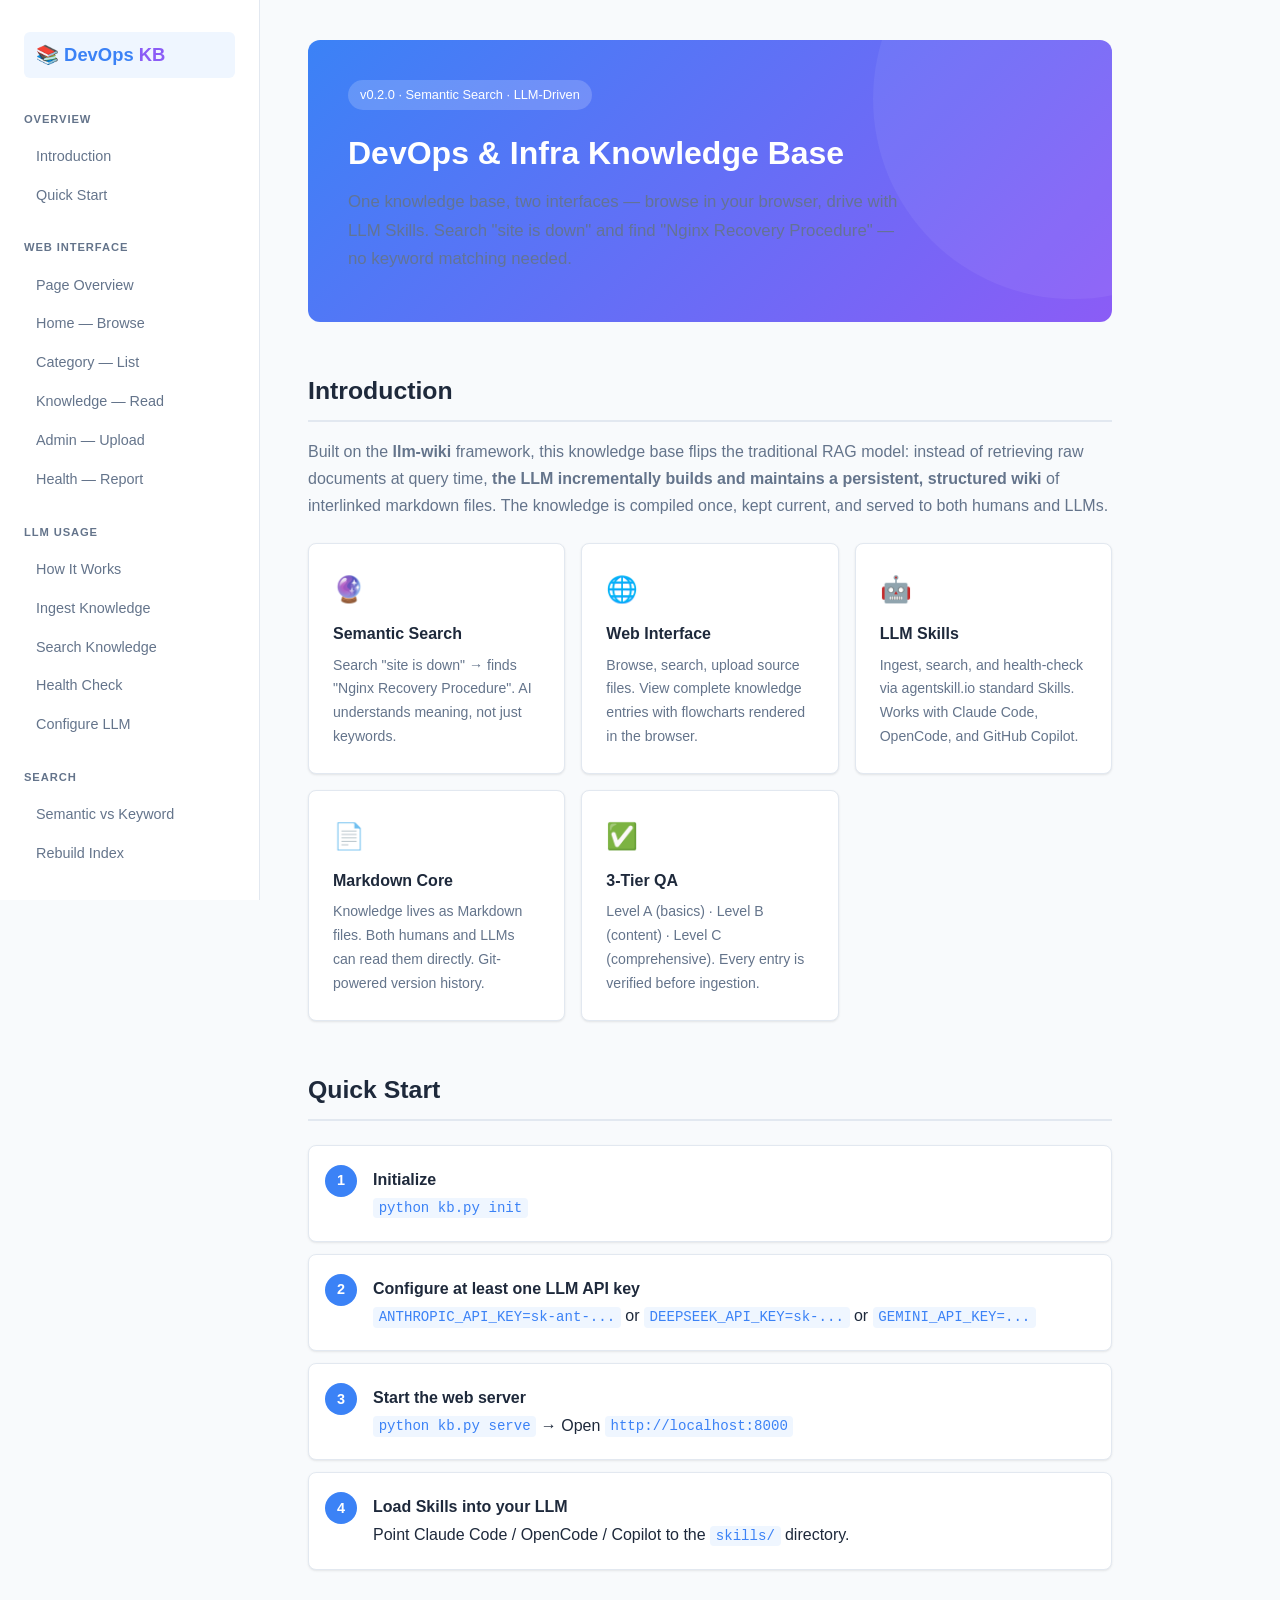
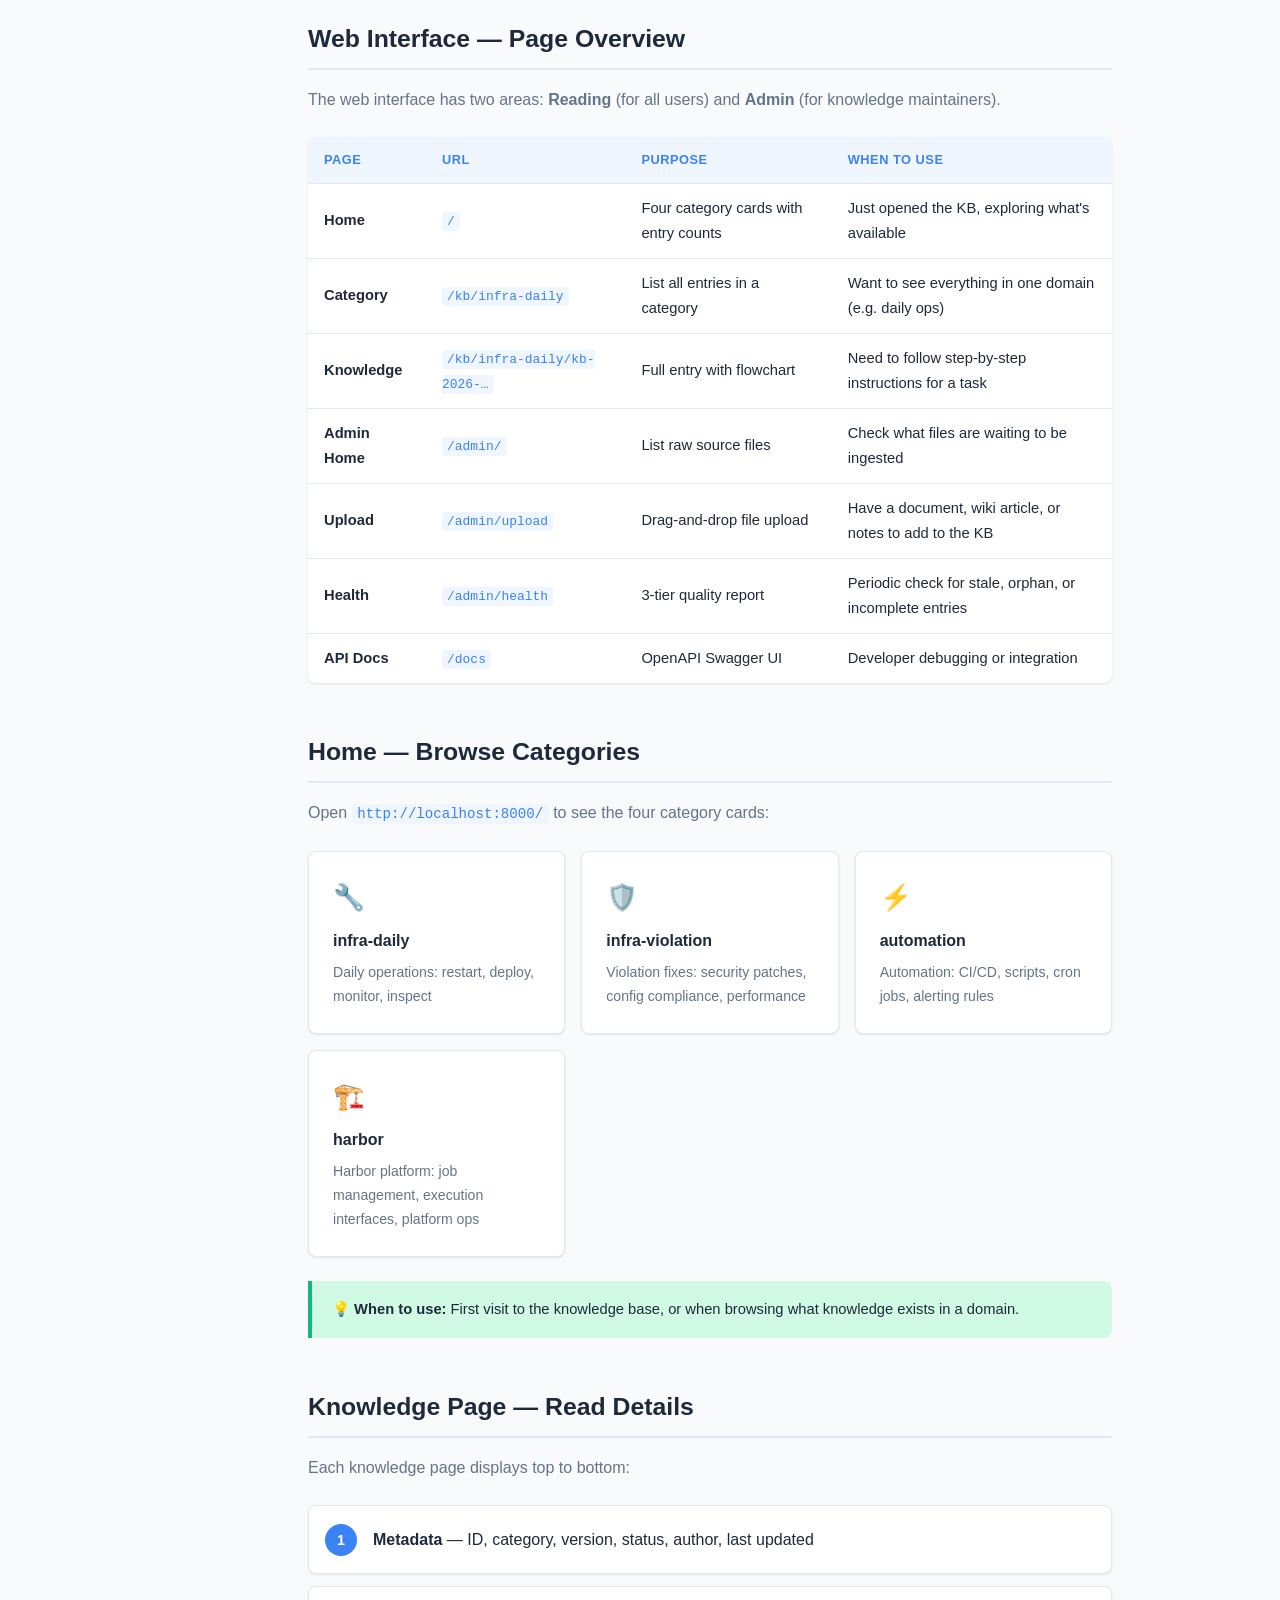
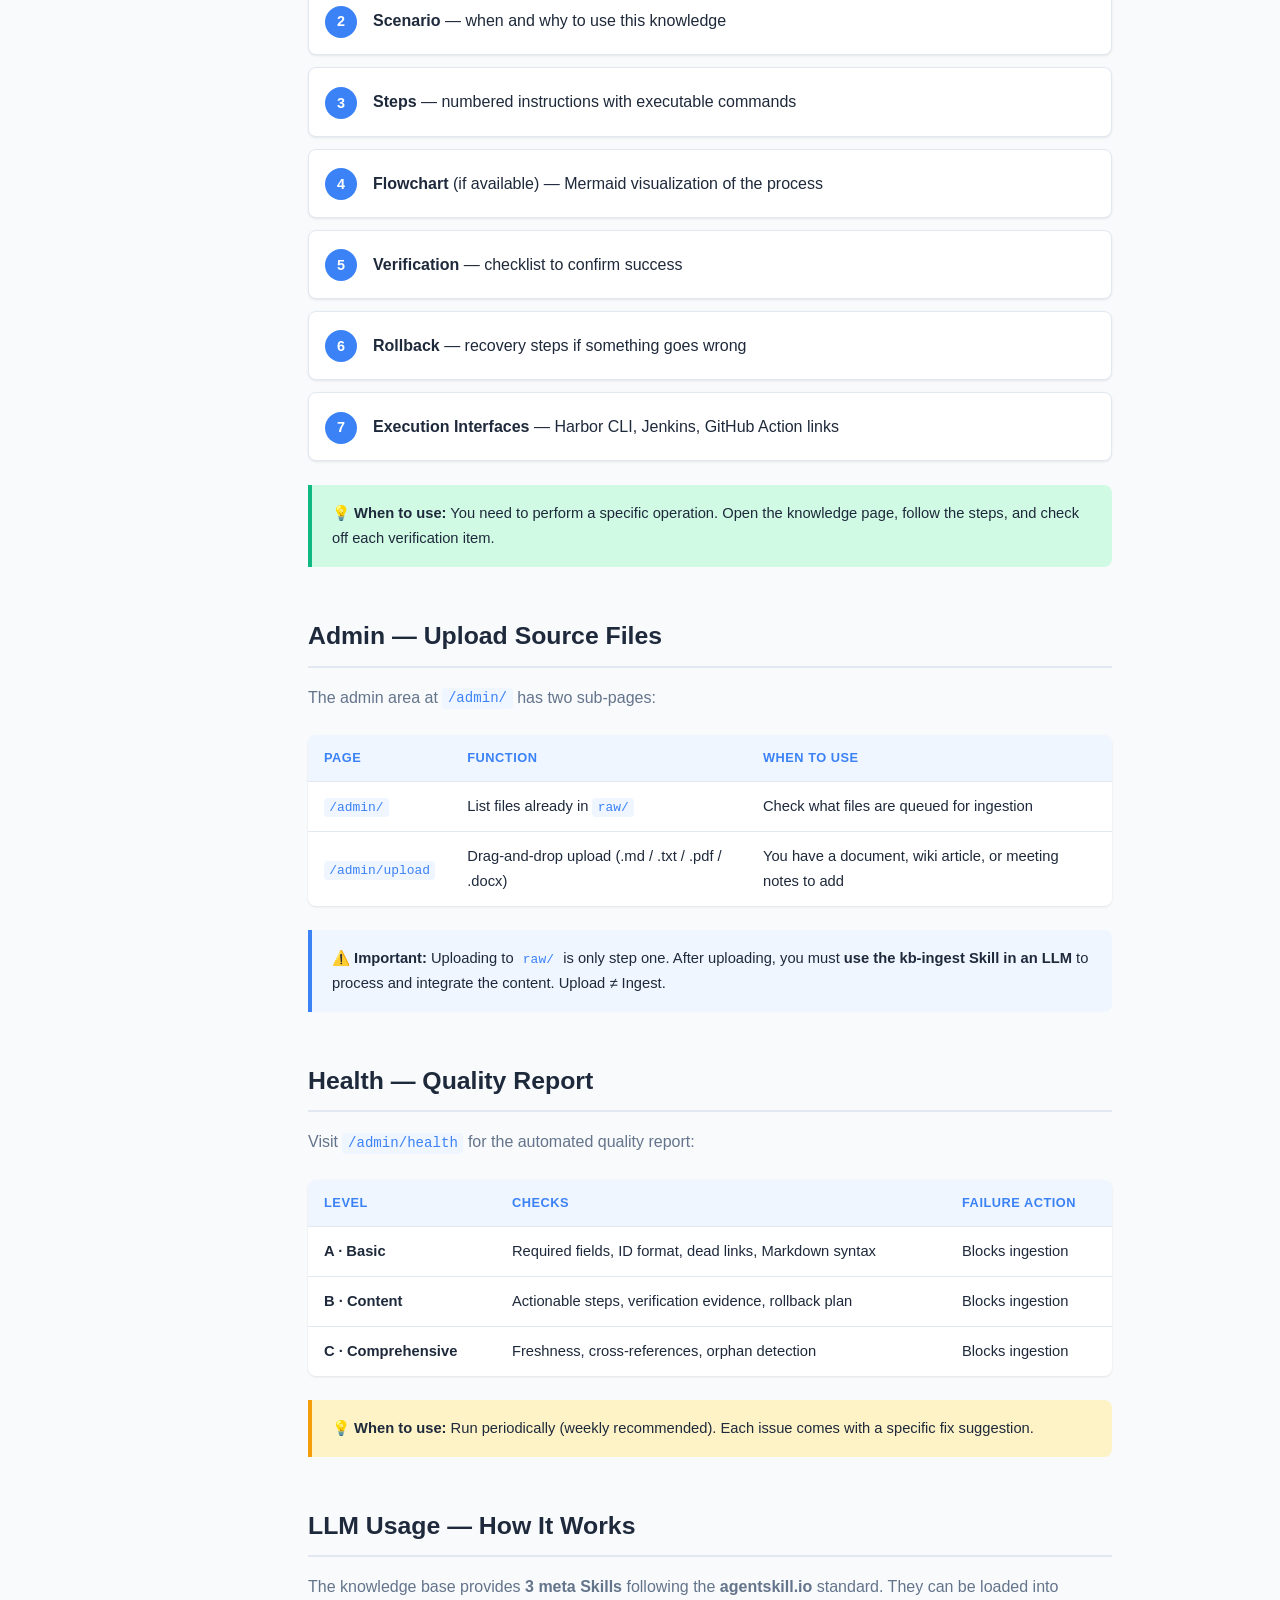
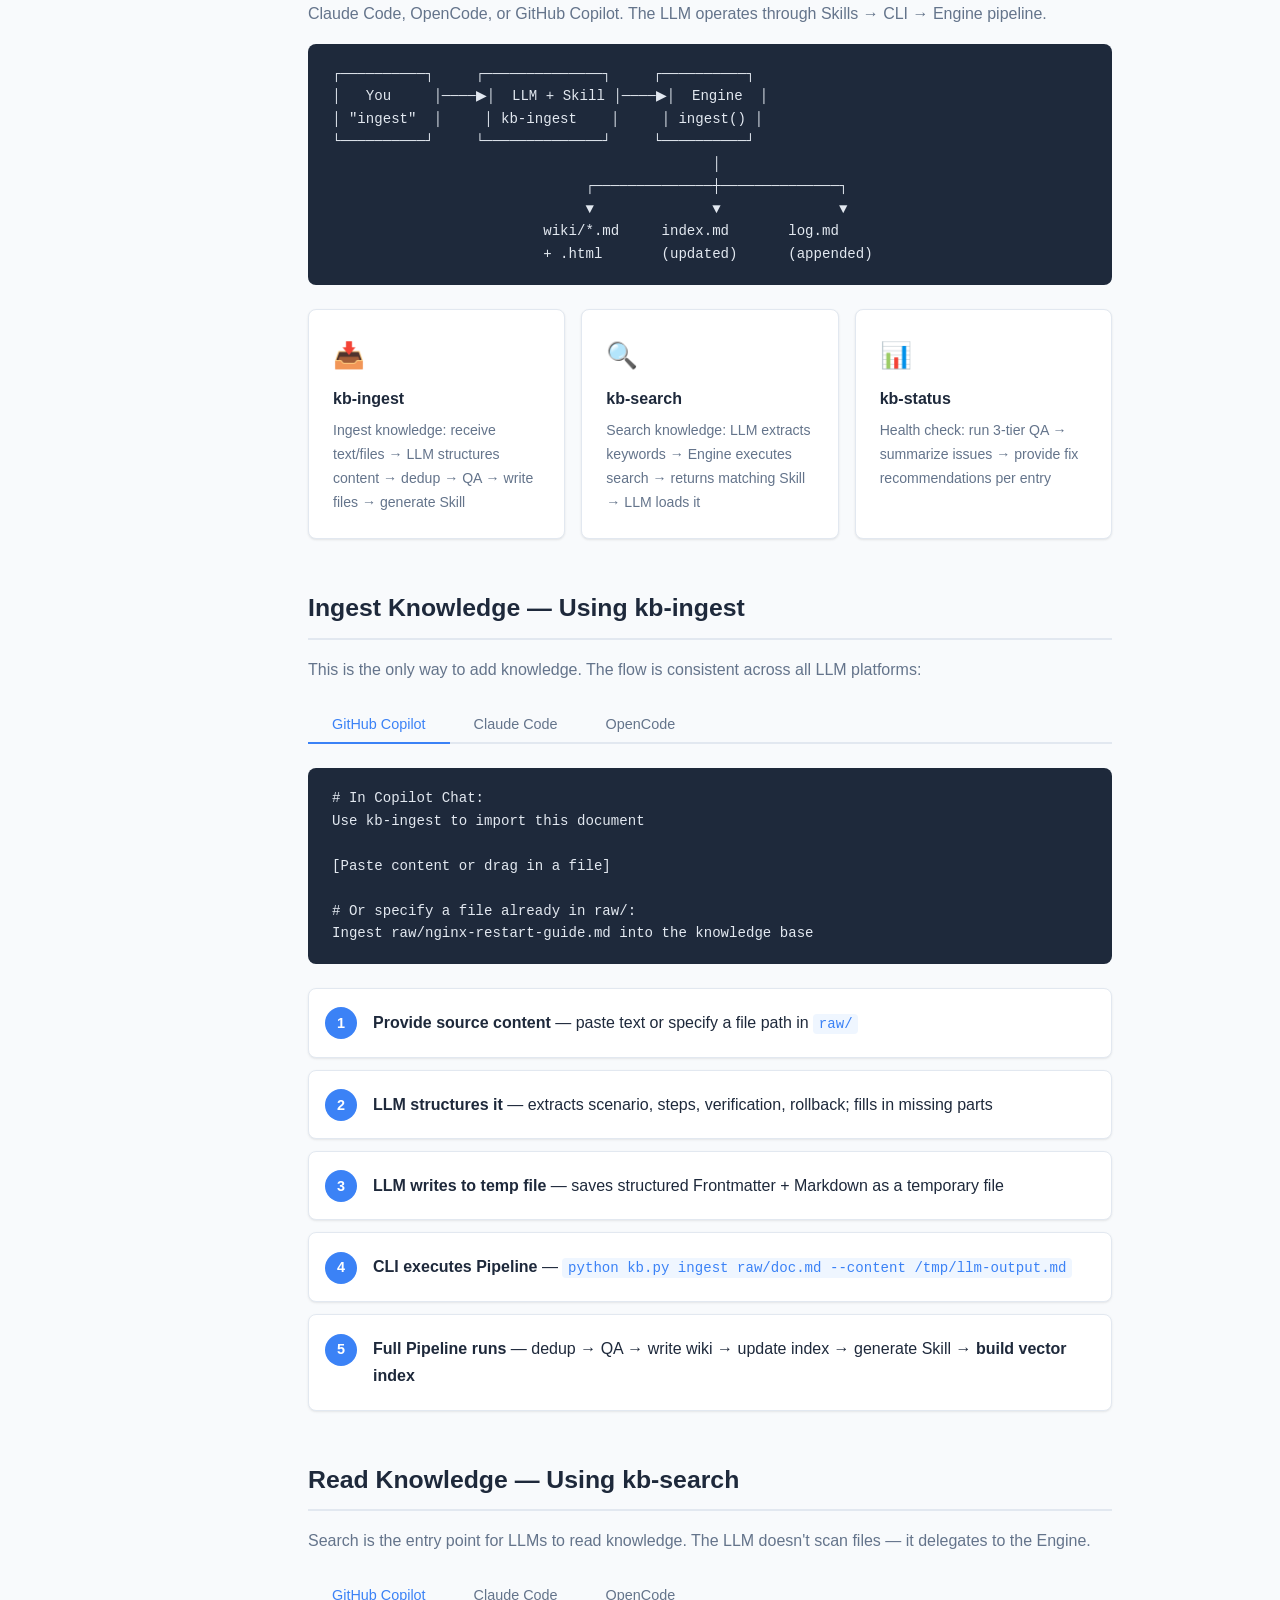
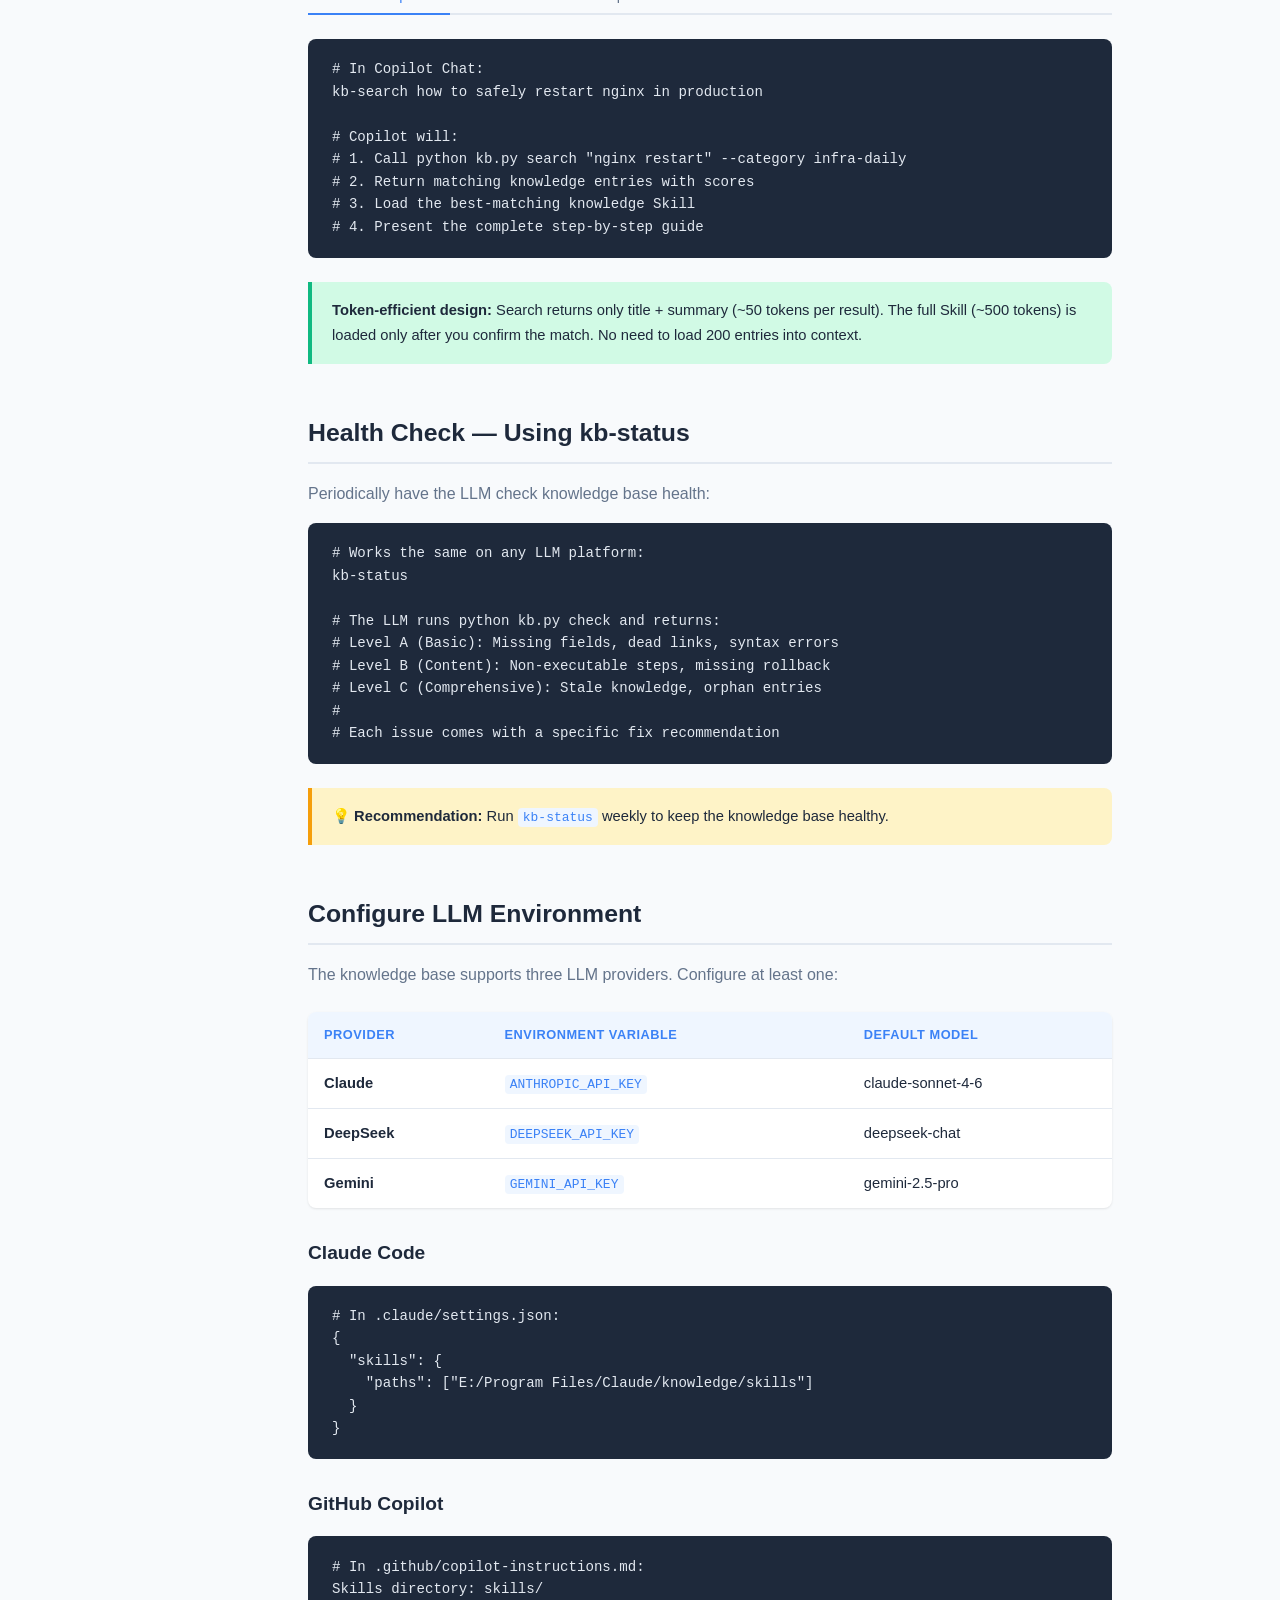
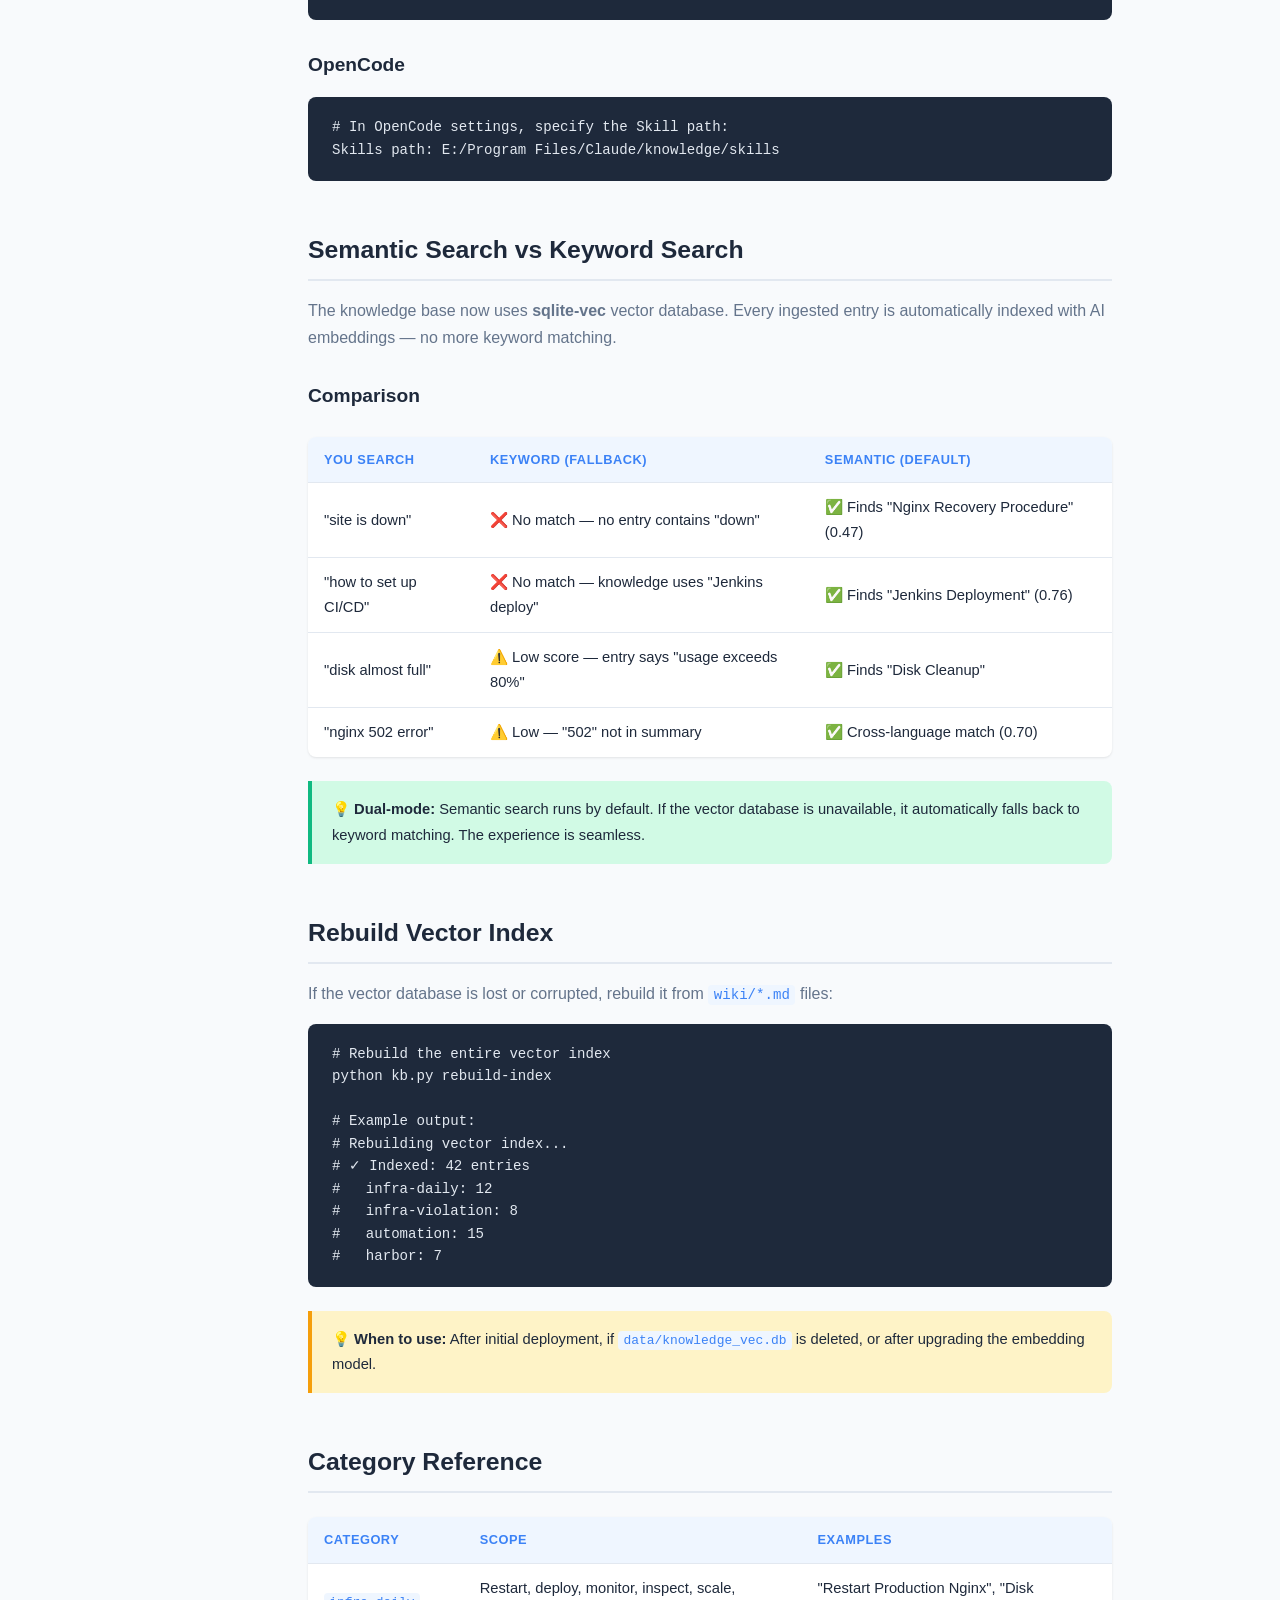
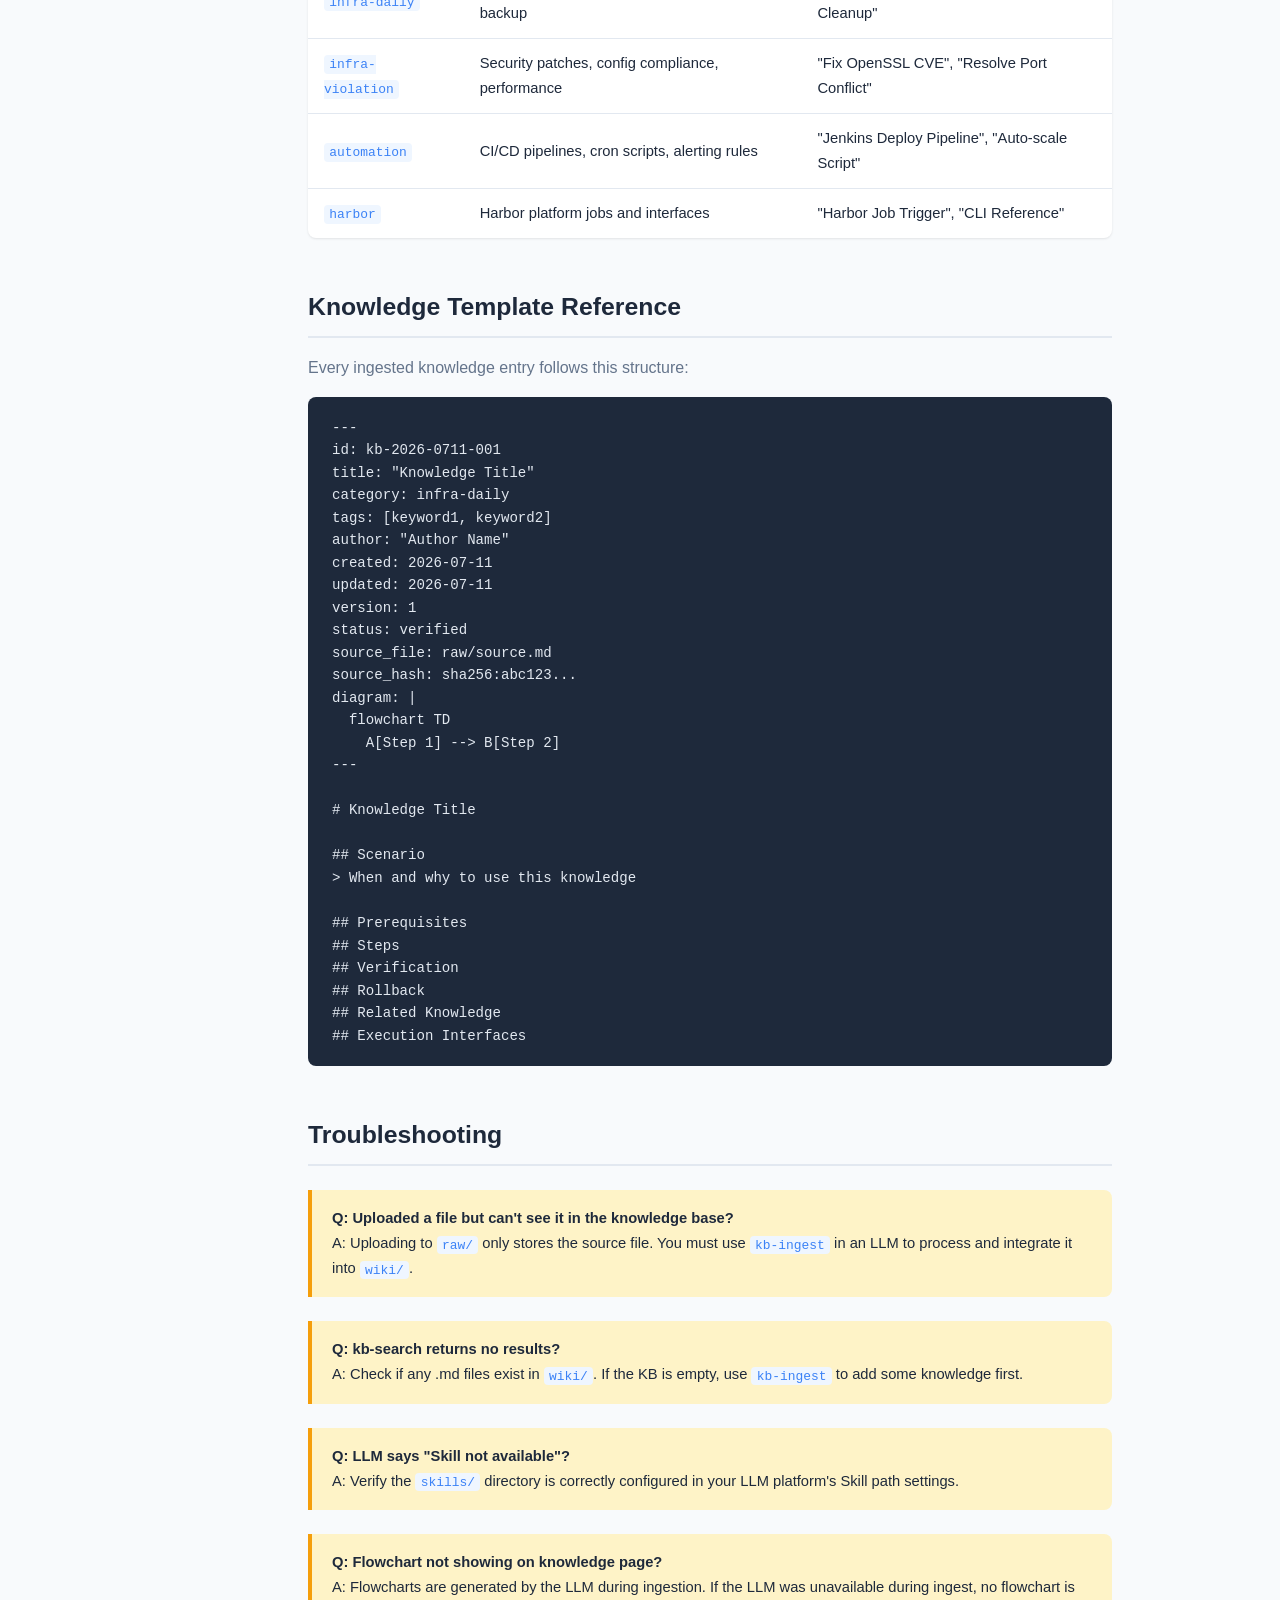
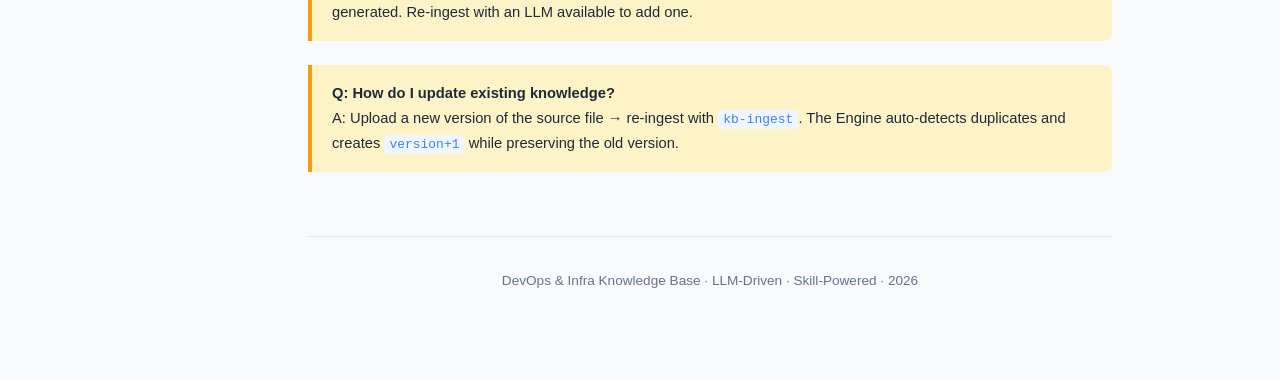
<file: docs/usage-guide-en.html>
<!DOCTYPE html>
<html lang="en">
<head>
<meta charset="UTF-8">
<meta name="viewport" content="width=device-width, initial-scale=1.0">
<title>DevOps &amp; Infra Knowledge Base — User Guide</title>
<style>
  :root {
    --bg: #f8fafc;
    --surface: #ffffff;
    --text: #1e293b;
    --text-secondary: #64748b;
    --border: #e2e8f0;
    --primary: #3b82f6;
    --primary-light: #eff6ff;
    --accent: #8b5cf6;
    --success: #10b981;
    --warning: #f59e0b;
    --code-bg: #1e293b;
    --code-text: #e2e8f0;
    --shadow: 0 1px 3px rgba(0,0,0,.06),0 1px 2px rgba(0,0,0,.04);
    --shadow-lg: 0 10px 25px rgba(0,0,0,.08);
    --radius: 12px;
    --radius-sm: 8px;
  }

  @media (prefers-color-scheme: dark) {
    :root {
      --bg: #0f172a;
      --surface: #1e293b;
      --text: #f1f5f9;
      --text-secondary: #94a3b8;
      --border: #334155;
      --primary: #60a5fa;
      --primary-light: #1e3a5f;
      --code-bg: #0f172a;
      --code-text: #e2e8f0;
      --shadow: 0 1px 3px rgba(0,0,0,.3);
      --shadow-lg: 0 10px 25px rgba(0,0,0,.4);
    }
  }

  * { margin:0; padding:0; box-sizing:border-box; }

  body {
    font-family: -apple-system,BlinkMacSystemFont,"Segoe UI",Roboto,sans-serif;
    background: var(--bg);
    color: var(--text);
    line-height: 1.7;
    display: flex;
  }

  nav.sidebar {
    position: sticky; top:0; left:0;
    width: 260px; height: 100vh;
    background: var(--surface);
    border-right: 1px solid var(--border);
    padding: 2rem 1.5rem;
    overflow-y: auto;
    flex-shrink: 0;
  }

  nav.sidebar .logo {
    font-size: 1.15rem; font-weight: 800;
    color: var(--primary);
    margin-bottom: 2rem;
    display: block; text-decoration: none;
  }

  nav.sidebar .logo span { color: var(--accent); }

  nav.sidebar .nav-section {
    font-size: .7rem; text-transform: uppercase;
    letter-spacing: .08em; color: var(--text-secondary);
    margin: 1.5rem 0 .5rem; font-weight: 700;
  }

  nav.sidebar a {
    display: block; padding: .45rem .75rem;
    color: var(--text-secondary); text-decoration: none;
    border-radius: 6px; font-size: .9rem;
    transition: all .15s;
  }

  nav.sidebar a:hover,
  nav.sidebar a.active {
    color: var(--primary); background: var(--primary-light);
  }

  main {
    flex:1; max-width: 900px;
    padding: 2.5rem 3rem 5rem;
  }

  .hero {
    background: linear-gradient(135deg, #3b82f6, #8b5cf6);
    color: #fff; border-radius: var(--radius);
    padding: 2.5rem 2.5rem 2rem; margin-bottom: 2.5rem;
    position: relative; overflow: hidden;
  }
  .hero::after {
    content: ''; position: absolute;
    top: -50%; right: -20%;
    width: 400px; height: 400px;
    background: rgba(255,255,255,.06);
    border-radius: 50%;
  }
  .hero h1 { font-size: 2rem; font-weight: 800; margin-bottom: .5rem; position:relative; z-index:1; }
  .hero p { font-size: 1.05rem; opacity: .9; max-width: 550px; position:relative; z-index:1; }
  .hero .badge {
    display: inline-block; padding: .25rem .75rem;
    background: rgba(255,255,255,.18);
    border-radius: 20px; font-size: .8rem; margin-bottom: 1rem;
    position:relative; z-index:1;
  }

  h2 {
    font-size: 1.55rem; font-weight: 700;
    margin: 2.5rem 0 1rem; padding-top: .5rem;
    border-bottom: 2px solid var(--border); padding-bottom: .5rem;
  }

  h3 { font-size: 1.2rem; font-weight: 600; margin: 1.8rem 0 .6rem; }

  p { margin-bottom: 1rem; color: var(--text-secondary); }

  .card-grid {
    display: grid;
    grid-template-columns: repeat(auto-fill,minmax(240px,1fr));
    gap: 1rem; margin: 1.5rem 0;
  }

  .card {
    background: var(--surface); border: 1px solid var(--border);
    border-radius: var(--radius-sm); padding: 1.5rem;
    box-shadow: var(--shadow);
    transition: transform .15s,box-shadow .15s;
  }
  .card:hover { transform: translateY(-2px); box-shadow: var(--shadow-lg); }
  .card h4 { font-size: 1rem; margin-bottom: .4rem; }
  .card .icon { font-size: 1.6rem; margin-bottom: .5rem; display:block; }
  .card p { font-size: .88rem; margin:0; }

  table {
    width: 100%; border-collapse: collapse;
    margin: 1.5rem 0; font-size: .92rem;
    background: var(--surface); border-radius: var(--radius-sm);
    overflow: hidden; box-shadow: var(--shadow);
  }
  th {
    background: var(--primary-light); color: var(--primary);
    font-weight: 600; text-align: left;
    padding: .75rem 1rem; font-size: .8rem;
    text-transform: uppercase; letter-spacing: .04em;
  }
  td { padding: .75rem 1rem; border-top: 1px solid var(--border); }
  tr:hover td { background: var(--bg); }

  pre {
    background: var(--code-bg); color: var(--code-text);
    border-radius: var(--radius-sm); padding: 1.2rem 1.5rem;
    overflow-x: auto; font-size: .88rem; line-height: 1.6;
    margin: 1rem 0;
  }

  code {
    font-family: "Cascadia Code","Fira Code","JetBrains Mono",Consolas,monospace;
    font-size: .88em;
  }

  :not(pre) > code {
    background: var(--primary-light); color: var(--primary);
    padding: .15em .4em; border-radius: 4px;
  }

  .step-list { counter-reset: step; list-style: none; padding:0; margin:1.5rem 0; }
  .step-list li {
    counter-increment: step;
    padding: 1.25rem 1.25rem 1.25rem 4rem;
    background: var(--surface);
    border: 1px solid var(--border);
    border-radius: var(--radius-sm);
    margin-bottom: .75rem;
    position: relative;
    box-shadow: var(--shadow);
  }
  .step-list li::before {
    content: counter(step);
    position: absolute; left: 1rem; top: 1.15rem;
    width: 2rem; height: 2rem;
    background: var(--primary);
    color: #fff; border-radius: 50%;
    display: flex; align-items: center; justify-content: center;
    font-weight: 700; font-size: .9rem;
  }

  .tab-bar {
    display: flex; gap: 0; margin: 1.5rem 0 0;
    border-bottom: 2px solid var(--border);
  }
  .tab-bar button {
    padding: .6rem 1.5rem; border: none; background: none;
    font-size: .9rem; cursor: pointer;
    color: var(--text-secondary); font-weight: 500;
    border-bottom: 2px solid transparent; margin-bottom: -2px;
    transition: all .15s;
    font-family: inherit;
  }
  .tab-bar button.active {
    color: var(--primary); border-bottom-color: var(--primary);
  }
  .tab-content { display: none; }
  .tab-content.active { display: block; }

  .note {
    background: var(--primary-light); border-left: 4px solid var(--primary);
    padding: 1rem 1.25rem; border-radius: 0 var(--radius-sm) var(--radius-sm) 0;
    margin: 1.5rem 0; font-size: .92rem;
  }
  .note.warn { background: #fef3c7; border-left-color: var(--warning); }
  .note.success { background: #d1fae5; border-left-color: var(--success); }

  @media (max-width: 900px) {
    nav.sidebar { display: none; }
    main { padding: 1.5rem; }
    .hero { padding: 1.5rem; }
    .hero h1 { font-size: 1.5rem; }
    .card-grid { grid-template-columns: 1fr; }
  }
</style>
</head>
<body>

<nav class="sidebar">
  <a href="#" class="logo">📚 DevOps <span>KB</span></a>

  <div class="nav-section">Overview</div>
  <a href="#overview" class="active">Introduction</a>
  <a href="#quickstart">Quick Start</a>

  <div class="nav-section">Web Interface</div>
  <a href="#web-overview">Page Overview</a>
  <a href="#page-home">Home — Browse</a>
  <a href="#page-category">Category — List</a>
  <a href="#page-knowledge">Knowledge — Read</a>
  <a href="#page-admin">Admin — Upload</a>
  <a href="#page-health">Health — Report</a>

  <div class="nav-section">LLM Usage</div>
  <a href="#llm-overview">How It Works</a>
  <a href="#llm-ingest">Ingest Knowledge</a>
  <a href="#llm-search">Search Knowledge</a>
  <a href="#llm-check">Health Check</a>
  <a href="#llm-setup">Configure LLM</a>

  <div class="nav-section">Search</div>
  <a href="#semantic-search">Semantic vs Keyword</a>
  <a href="#rebuild-index">Rebuild Index</a>

  <div class="nav-section">Appendix</div>
  <a href="#categories">Categories</a>
  <a href="#template">Template Reference</a>
  <a href="#troubleshoot">Troubleshooting</a>
</nav>

<main>

<!-- ====== HERO ====== -->
<div class="hero">
  <div class="badge">v0.2.0 · Semantic Search · LLM-Driven</div>
  <h1>DevOps &amp; Infra Knowledge Base</h1>
  <p>One knowledge base, two interfaces — browse in your browser, drive with LLM Skills. Search "site is down" and find "Nginx Recovery Procedure" — no keyword matching needed.</p>
</div>

<!-- ====== OVERVIEW ====== -->
<h2 id="overview">Introduction</h2>

<p>Built on the <strong>llm-wiki</strong> framework, this knowledge base flips the traditional RAG model: instead of retrieving raw documents at query time, <strong>the LLM incrementally builds and maintains a persistent, structured wiki</strong> of interlinked markdown files. The knowledge is compiled once, kept current, and served to both humans and LLMs.</p>

<div class="card-grid">
  <div class="card">
    <span class="icon">🔮</span>
    <h4>Semantic Search</h4>
    <p>Search "site is down" → finds "Nginx Recovery Procedure". AI understands meaning, not just keywords.</p>
  </div>
  <div class="card">
    <span class="icon">🌐</span>
    <h4>Web Interface</h4>
    <p>Browse, search, upload source files. View complete knowledge entries with flowcharts rendered in the browser.</p>
  </div>
  <div class="card">
    <span class="icon">🤖</span>
    <h4>LLM Skills</h4>
    <p>Ingest, search, and health-check via agentskill.io standard Skills. Works with Claude Code, OpenCode, and GitHub Copilot.</p>
  </div>
  <div class="card">
    <span class="icon">📄</span>
    <h4>Markdown Core</h4>
    <p>Knowledge lives as Markdown files. Both humans and LLMs can read them directly. Git-powered version history.</p>
  </div>
  <div class="card">
    <span class="icon">✅</span>
    <h4>3-Tier QA</h4>
    <p>Level A (basics) · Level B (content) · Level C (comprehensive). Every entry is verified before ingestion.</p>
  </div>
</div>

<!-- ====== QUICK START ====== -->
<h2 id="quickstart">Quick Start</h2>

<ol class="step-list">
  <li>
    <strong>Initialize</strong><br>
    <code>python kb.py init</code>
  </li>
  <li>
    <strong>Configure at least one LLM API key</strong><br>
    <code>ANTHROPIC_API_KEY=sk-ant-...</code> or <code>DEEPSEEK_API_KEY=sk-...</code> or <code>GEMINI_API_KEY=...</code>
  </li>
  <li>
    <strong>Start the web server</strong><br>
    <code>python kb.py serve</code> → Open <code>http://localhost:8000</code>
  </li>
  <li>
    <strong>Load Skills into your LLM</strong><br>
    Point Claude Code / OpenCode / Copilot to the <code>skills/</code> directory.
  </li>
</ol>

<!-- ====== WEB OVERVIEW ====== -->
<h2 id="web-overview">Web Interface — Page Overview</h2>

<p>The web interface has two areas: <strong>Reading</strong> (for all users) and <strong>Admin</strong> (for knowledge maintainers).</p>

<table>
  <thead>
    <tr><th>Page</th><th>URL</th><th>Purpose</th><th>When to Use</th></tr>
  </thead>
  <tbody>
    <tr>
      <td><strong>Home</strong></td>
      <td><code>/</code></td>
      <td>Four category cards with entry counts</td>
      <td>Just opened the KB, exploring what's available</td>
    </tr>
    <tr>
      <td><strong>Category</strong></td>
      <td><code>/kb/infra-daily</code></td>
      <td>List all entries in a category</td>
      <td>Want to see everything in one domain (e.g. daily ops)</td>
    </tr>
    <tr>
      <td><strong>Knowledge</strong></td>
      <td><code>/kb/infra-daily/kb-2026-…</code></td>
      <td>Full entry with flowchart</td>
      <td>Need to follow step-by-step instructions for a task</td>
    </tr>
    <tr>
      <td><strong>Admin Home</strong></td>
      <td><code>/admin/</code></td>
      <td>List raw source files</td>
      <td>Check what files are waiting to be ingested</td>
    </tr>
    <tr>
      <td><strong>Upload</strong></td>
      <td><code>/admin/upload</code></td>
      <td>Drag-and-drop file upload</td>
      <td>Have a document, wiki article, or notes to add to the KB</td>
    </tr>
    <tr>
      <td><strong>Health</strong></td>
      <td><code>/admin/health</code></td>
      <td>3-tier quality report</td>
      <td>Periodic check for stale, orphan, or incomplete entries</td>
    </tr>
    <tr>
      <td><strong>API Docs</strong></td>
      <td><code>/docs</code></td>
      <td>OpenAPI Swagger UI</td>
      <td>Developer debugging or integration</td>
    </tr>
  </tbody>
</table>

<!-- ====== PAGE: HOME ====== -->
<h2 id="page-home">Home — Browse Categories</h2>

<p>Open <code>http://localhost:8000/</code> to see the four category cards:</p>

<div class="card-grid">
  <div class="card"><span class="icon">🔧</span><h4>infra-daily</h4><p>Daily operations: restart, deploy, monitor, inspect</p></div>
  <div class="card"><span class="icon">🛡️</span><h4>infra-violation</h4><p>Violation fixes: security patches, config compliance, performance</p></div>
  <div class="card"><span class="icon">⚡</span><h4>automation</h4><p>Automation: CI/CD, scripts, cron jobs, alerting rules</p></div>
  <div class="card"><span class="icon">🏗️</span><h4>harbor</h4><p>Harbor platform: job management, execution interfaces, platform ops</p></div>
</div>

<div class="note success">
  <strong>💡 When to use:</strong> First visit to the knowledge base, or when browsing what knowledge exists in a domain.
</div>

<!-- ====== PAGE: KNOWLEDGE ====== -->
<h2 id="page-knowledge">Knowledge Page — Read Details</h2>

<p>Each knowledge page displays top to bottom:</p>
<ol class="step-list">
  <li><strong>Metadata</strong> — ID, category, version, status, author, last updated</li>
  <li><strong>Scenario</strong> — when and why to use this knowledge</li>
  <li><strong>Steps</strong> — numbered instructions with executable commands</li>
  <li><strong>Flowchart</strong> (if available) — Mermaid visualization of the process</li>
  <li><strong>Verification</strong> — checklist to confirm success</li>
  <li><strong>Rollback</strong> — recovery steps if something goes wrong</li>
  <li><strong>Execution Interfaces</strong> — Harbor CLI, Jenkins, GitHub Action links</li>
</ol>

<div class="note success">
  <strong>💡 When to use:</strong> You need to perform a specific operation. Open the knowledge page, follow the steps, and check off each verification item.
</div>

<!-- ====== PAGE: ADMIN ====== -->
<h2 id="page-admin">Admin — Upload Source Files</h2>

<p>The admin area at <code>/admin/</code> has two sub-pages:</p>

<table>
  <thead><tr><th>Page</th><th>Function</th><th>When to Use</th></tr></thead>
  <tbody>
    <tr>
      <td><code>/admin/</code></td>
      <td>List files already in <code>raw/</code></td>
      <td>Check what files are queued for ingestion</td>
    </tr>
    <tr>
      <td><code>/admin/upload</code></td>
      <td>Drag-and-drop upload (.md / .txt / .pdf / .docx)</td>
      <td>You have a document, wiki article, or meeting notes to add</td>
    </tr>
  </tbody>
</table>

<div class="note">
  <strong>⚠️ Important:</strong> Uploading to <code>raw/</code> is only step one. After uploading, you must <strong>use the kb-ingest Skill in an LLM</strong> to process and integrate the content. Upload &ne; Ingest.
</div>

<!-- ====== PAGE: HEALTH ====== -->
<h2 id="page-health">Health — Quality Report</h2>

<p>Visit <code>/admin/health</code> for the automated quality report:</p>

<table>
  <thead><tr><th>Level</th><th>Checks</th><th>Failure Action</th></tr></thead>
  <tbody>
    <tr>
      <td><strong>A · Basic</strong></td>
      <td>Required fields, ID format, dead links, Markdown syntax</td>
      <td>Blocks ingestion</td>
    </tr>
    <tr>
      <td><strong>B · Content</strong></td>
      <td>Actionable steps, verification evidence, rollback plan</td>
      <td>Blocks ingestion</td>
    </tr>
    <tr>
      <td><strong>C · Comprehensive</strong></td>
      <td>Freshness, cross-references, orphan detection</td>
      <td>Blocks ingestion</td>
    </tr>
  </tbody>
</table>

<div class="note warn">
  <strong>💡 When to use:</strong> Run periodically (weekly recommended). Each issue comes with a specific fix suggestion.
</div>

<!-- ====== LLM OVERVIEW ====== -->
<h2 id="llm-overview">LLM Usage — How It Works</h2>

<p>The knowledge base provides <strong>3 meta Skills</strong> following the <strong>agentskill.io</strong> standard. They can be loaded into Claude Code, OpenCode, or GitHub Copilot. The LLM operates through Skills → CLI → Engine pipeline.</p>

<pre>┌──────────┐     ┌──────────────┐     ┌──────────┐
│   You     │────▶│  LLM + Skill │────▶│  Engine  │
│ "ingest"  │     │ kb-ingest    │     │ ingest() │
└──────────┘     └──────────────┘     └──────────┘
                                             │
                              ┌──────────────┼──────────────┐
                              ▼              ▼              ▼
                         wiki/*.md     index.md       log.md
                         + .html       (updated)      (appended)</pre>

<div class="card-grid">
  <div class="card">
    <span class="icon">📥</span>
    <h4>kb-ingest</h4>
    <p>Ingest knowledge: receive text/files → LLM structures content → dedup → QA → write files → generate Skill</p>
  </div>
  <div class="card">
    <span class="icon">🔍</span>
    <h4>kb-search</h4>
    <p>Search knowledge: LLM extracts keywords → Engine executes search → returns matching Skill → LLM loads it</p>
  </div>
  <div class="card">
    <span class="icon">📊</span>
    <h4>kb-status</h4>
    <p>Health check: run 3-tier QA → summarize issues → provide fix recommendations per entry</p>
  </div>
</div>

<!-- ====== LLM: INGEST ====== -->
<h2 id="llm-ingest">Ingest Knowledge — Using kb-ingest</h2>

<p>This is the only way to add knowledge. The flow is consistent across all LLM platforms:</p>

<div class="tab-bar">
  <button class="active" onclick="switchTab(event,'ingest-copilot')">GitHub Copilot</button>
  <button onclick="switchTab(event,'ingest-claude')">Claude Code</button>
  <button onclick="switchTab(event,'ingest-opencode')">OpenCode</button>
</div>

<div id="ingest-copilot" class="tab-content active" style="margin-top:1.5rem;">
<pre># In Copilot Chat:
Use kb-ingest to import this document

[Paste content or drag in a file]

# Or specify a file already in raw/:
Ingest raw/nginx-restart-guide.md into the knowledge base</pre>
</div>

<div id="ingest-claude" class="tab-content" style="margin-top:1.5rem;">
<pre># In Claude Code:
> /kb-ingest

Claude will guide you through:
1. Provide knowledge content (paste or file path)
2. LLM auto-structures per template
3. LLM checks completeness, prompts for missing sections
4. Confirm and auto-ingest</pre>
</div>

<div id="ingest-opencode" class="tab-content" style="margin-top:1.5rem;">
<pre># In OpenCode:
Please use the kb-ingest skill to import this content:

[Paste content]

OpenCode will call python kb.py ingest to complete the process.</pre>
</div>

<ol class="step-list">
  <li><strong>Provide source content</strong> — paste text or specify a file path in <code>raw/</code></li>
  <li><strong>LLM structures it</strong> — extracts scenario, steps, verification, rollback; fills in missing parts</li>
  <li><strong>LLM writes to temp file</strong> — saves structured Frontmatter + Markdown as a temporary file</li>
  <li><strong>CLI executes Pipeline</strong> — <code>python kb.py ingest raw/doc.md --content /tmp/llm-output.md</code></li>
  <li><strong>Full Pipeline runs</strong> — dedup → QA → write wiki → update index → generate Skill → <strong>build vector index</strong></li>
</ol>

<!-- ====== LLM: SEARCH ====== -->
<h2 id="llm-search">Read Knowledge — Using kb-search</h2>

<p>Search is the entry point for LLMs to read knowledge. The LLM doesn't scan files — it delegates to the Engine.</p>

<div class="tab-bar">
  <button class="active" onclick="switchTab(event,'search-copilot')">GitHub Copilot</button>
  <button onclick="switchTab(event,'search-claude')">Claude Code</button>
  <button onclick="switchTab(event,'search-opencode')">OpenCode</button>
</div>

<div id="search-copilot" class="tab-content active" style="margin-top:1.5rem;">
<pre># In Copilot Chat:
kb-search how to safely restart nginx in production

# Copilot will:
# 1. Call python kb.py search "nginx restart" --category infra-daily
# 2. Return matching knowledge entries with scores
# 3. Load the best-matching knowledge Skill
# 4. Present the complete step-by-step guide</pre>
</div>

<div id="search-claude" class="tab-content" style="margin-top:1.5rem;">
<pre># In Claude Code:
> /kb-search nginx restart procedure

Claude will search the KB and provide the operation guide.</pre>
</div>

<div id="search-opencode" class="tab-content" style="margin-top:1.5rem;">
<pre># In OpenCode:
Use kb-search to find the disk cleanup procedure</pre>
</div>

<div class="note success">
  <strong>Token-efficient design:</strong> Search returns only title + summary (~50 tokens per result). The full Skill (~500 tokens) is loaded only after you confirm the match. No need to load 200 entries into context.
</div>

<!-- ====== LLM: CHECK ====== -->
<h2 id="llm-check">Health Check — Using kb-status</h2>

<p>Periodically have the LLM check knowledge base health:</p>

<pre># Works the same on any LLM platform:
kb-status

# The LLM runs python kb.py check and returns:
# Level A (Basic): Missing fields, dead links, syntax errors
# Level B (Content): Non-executable steps, missing rollback
# Level C (Comprehensive): Stale knowledge, orphan entries
#
# Each issue comes with a specific fix recommendation</pre>

<div class="note warn">
  <strong>💡 Recommendation:</strong> Run <code>kb-status</code> weekly to keep the knowledge base healthy.
</div>

<!-- ====== LLM: SETUP ====== -->
<h2 id="llm-setup">Configure LLM Environment</h2>

<p>The knowledge base supports three LLM providers. Configure at least one:</p>

<table>
  <thead><tr><th>Provider</th><th>Environment Variable</th><th>Default Model</th></tr></thead>
  <tbody>
    <tr><td><strong>Claude</strong></td><td><code>ANTHROPIC_API_KEY</code></td><td>claude-sonnet-4-6</td></tr>
    <tr><td><strong>DeepSeek</strong></td><td><code>DEEPSEEK_API_KEY</code></td><td>deepseek-chat</td></tr>
    <tr><td><strong>Gemini</strong></td><td><code>GEMINI_API_KEY</code></td><td>gemini-2.5-pro</td></tr>
  </tbody>
</table>

<h3>Claude Code</h3>
<pre># In .claude/settings.json:
{
  "skills": {
    "paths": ["E:/Program Files/Claude/knowledge/skills"]
  }
}</pre>

<h3>GitHub Copilot</h3>
<pre># In .github/copilot-instructions.md:
Skills directory: skills/</pre>

<h3>OpenCode</h3>
<pre># In OpenCode settings, specify the Skill path:
Skills path: E:/Program Files/Claude/knowledge/skills</pre>

<!-- ====== SEMANTIC SEARCH ====== -->
<h2 id="semantic-search">Semantic Search vs Keyword Search</h2>

<p>The knowledge base now uses <strong>sqlite-vec</strong> vector database. Every ingested entry is automatically indexed with AI embeddings — no more keyword matching.</p>

<h3>Comparison</h3>

<table>
  <thead><tr><th>You search</th><th>Keyword (fallback)</th><th>Semantic (default)</th></tr></thead>
  <tbody>
    <tr>
      <td>"site is down"</td>
      <td>❌ No match — no entry contains "down"</td>
      <td>✅ Finds "Nginx Recovery Procedure" (0.47)</td>
    </tr>
    <tr>
      <td>"how to set up CI/CD"</td>
      <td>❌ No match — knowledge uses "Jenkins deploy"</td>
      <td>✅ Finds "Jenkins Deployment" (0.76)</td>
    </tr>
    <tr>
      <td>"disk almost full"</td>
      <td>⚠️ Low score — entry says "usage exceeds 80%"</td>
      <td>✅ Finds "Disk Cleanup"</td>
    </tr>
    <tr>
      <td>"nginx 502 error"</td>
      <td>⚠️ Low — "502" not in summary</td>
      <td>✅ Cross-language match (0.70)</td>
    </tr>
  </tbody>
</table>

<div class="note success">
  <strong>💡 Dual-mode:</strong> Semantic search runs by default. If the vector database is unavailable, it automatically falls back to keyword matching. The experience is seamless.
</div>

<!-- ====== REBUILD INDEX ====== -->
<h2 id="rebuild-index">Rebuild Vector Index</h2>

<p>If the vector database is lost or corrupted, rebuild it from <code>wiki/*.md</code> files:</p>

<pre># Rebuild the entire vector index
python kb.py rebuild-index

# Example output:
# Rebuilding vector index...
# ✓ Indexed: 42 entries
#   infra-daily: 12
#   infra-violation: 8
#   automation: 15
#   harbor: 7</pre>

<div class="note warn">
  <strong>💡 When to use:</strong> After initial deployment, if <code>data/knowledge_vec.db</code> is deleted, or after upgrading the embedding model.
</div>

<!-- ====== CATEGORIES ====== -->
<h2 id="categories">Category Reference</h2>

<table>
  <thead><tr><th>Category</th><th>Scope</th><th>Examples</th></tr></thead>
  <tbody>
    <tr><td><code>infra-daily</code></td><td>Restart, deploy, monitor, inspect, scale, backup</td><td>"Restart Production Nginx", "Disk Cleanup"</td></tr>
    <tr><td><code>infra-violation</code></td><td>Security patches, config compliance, performance</td><td>"Fix OpenSSL CVE", "Resolve Port Conflict"</td></tr>
    <tr><td><code>automation</code></td><td>CI/CD pipelines, cron scripts, alerting rules</td><td>"Jenkins Deploy Pipeline", "Auto-scale Script"</td></tr>
    <tr><td><code>harbor</code></td><td>Harbor platform jobs and interfaces</td><td>"Harbor Job Trigger", "CLI Reference"</td></tr>
  </tbody>
</table>

<!-- ====== TEMPLATE ====== -->
<h2 id="template">Knowledge Template Reference</h2>

<p>Every ingested knowledge entry follows this structure:</p>

<pre>---
id: kb-2026-0711-001
title: "Knowledge Title"
category: infra-daily
tags: [keyword1, keyword2]
author: "Author Name"
created: 2026-07-11
updated: 2026-07-11
version: 1
status: verified
source_file: raw/source.md
source_hash: sha256:abc123...
diagram: |
  flowchart TD
    A[Step 1] --> B[Step 2]
---

# Knowledge Title

## Scenario
> When and why to use this knowledge

## Prerequisites
## Steps
## Verification
## Rollback
## Related Knowledge
## Execution Interfaces</pre>

<!-- ====== TROUBLESHOOT ====== -->
<h2 id="troubleshoot">Troubleshooting</h2>

<div class="note warn">
  <strong>Q: Uploaded a file but can't see it in the knowledge base?</strong><br>
  A: Uploading to <code>raw/</code> only stores the source file. You must use <code>kb-ingest</code> in an LLM to process and integrate it into <code>wiki/</code>.
</div>

<div class="note warn">
  <strong>Q: kb-search returns no results?</strong><br>
  A: Check if any .md files exist in <code>wiki/</code>. If the KB is empty, use <code>kb-ingest</code> to add some knowledge first.
</div>

<div class="note warn">
  <strong>Q: LLM says "Skill not available"?</strong><br>
  A: Verify the <code>skills/</code> directory is correctly configured in your LLM platform's Skill path settings.
</div>

<div class="note warn">
  <strong>Q: Flowchart not showing on knowledge page?</strong><br>
  A: Flowcharts are generated by the LLM during ingestion. If the LLM was unavailable during ingest, no flowchart is generated. Re-ingest with an LLM available to add one.
</div>

<div class="note warn">
  <strong>Q: How do I update existing knowledge?</strong><br>
  A: Upload a new version of the source file → re-ingest with <code>kb-ingest</code>. The Engine auto-detects duplicates and creates <code>version+1</code> while preserving the old version.
</div>

<footer style="margin-top:4rem;padding-top:2rem;border-top:1px solid var(--border);text-align:center;color:var(--text-secondary);font-size:.85rem;">
  <p>DevOps &amp; Infra Knowledge Base · LLM-Driven · Skill-Powered · 2026</p>
</footer>

</main>

<script>
function switchTab(event, tabId) {
  const bar = event.target.closest('.tab-bar');
  bar.querySelectorAll('button').forEach(b => b.classList.remove('active'));
  event.target.classList.add('active');
  const container = bar.parentElement;
  container.querySelectorAll('.tab-content').forEach(t => t.classList.remove('active'));
  document.getElementById(tabId).classList.add('active');
}

const sections = document.querySelectorAll('h2[id]');
const navLinks = document.querySelectorAll('nav.sidebar a');
window.addEventListener('scroll', () => {
  let current = '';
  sections.forEach(s => { if (window.scrollY >= s.offsetTop - 120) current = s.id; });
  navLinks.forEach(a => { a.classList.toggle('active', a.getAttribute('href') === '#' + current); });
});
</script>

</body>
</html>
</file>
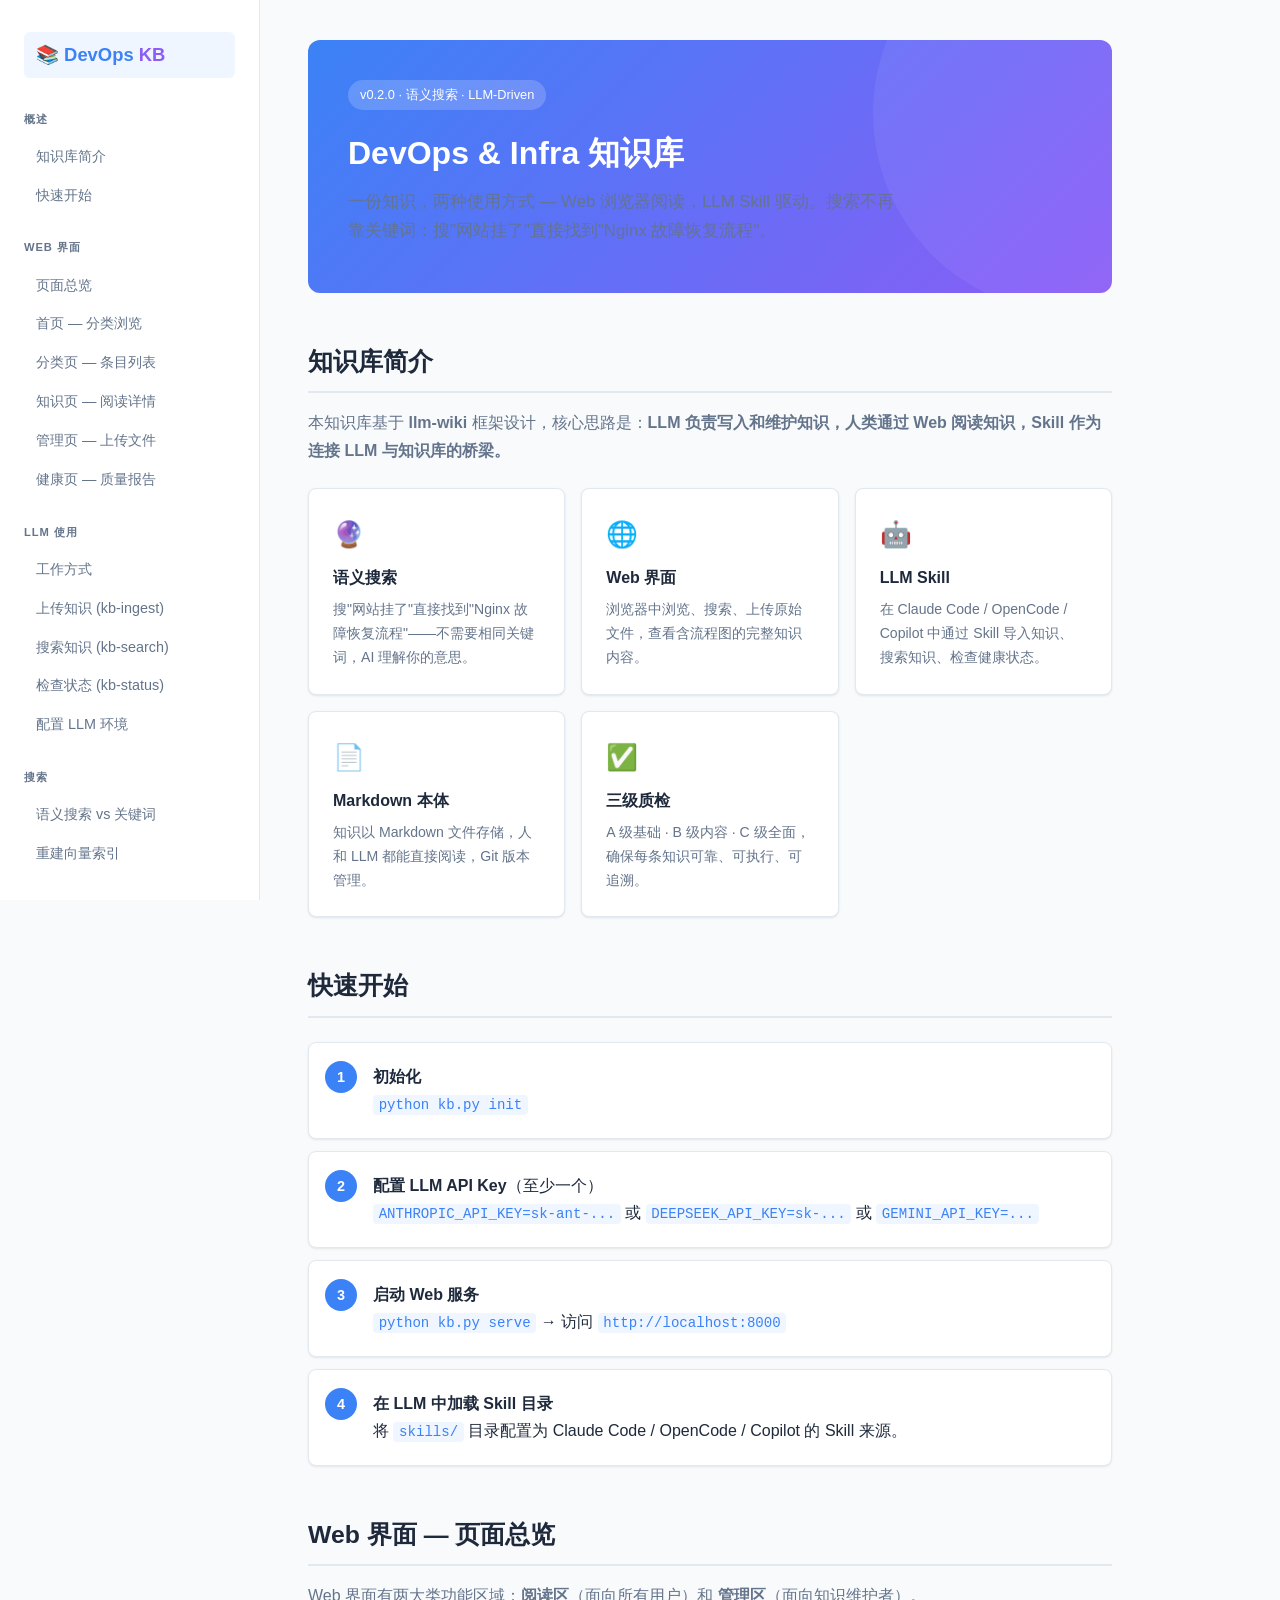
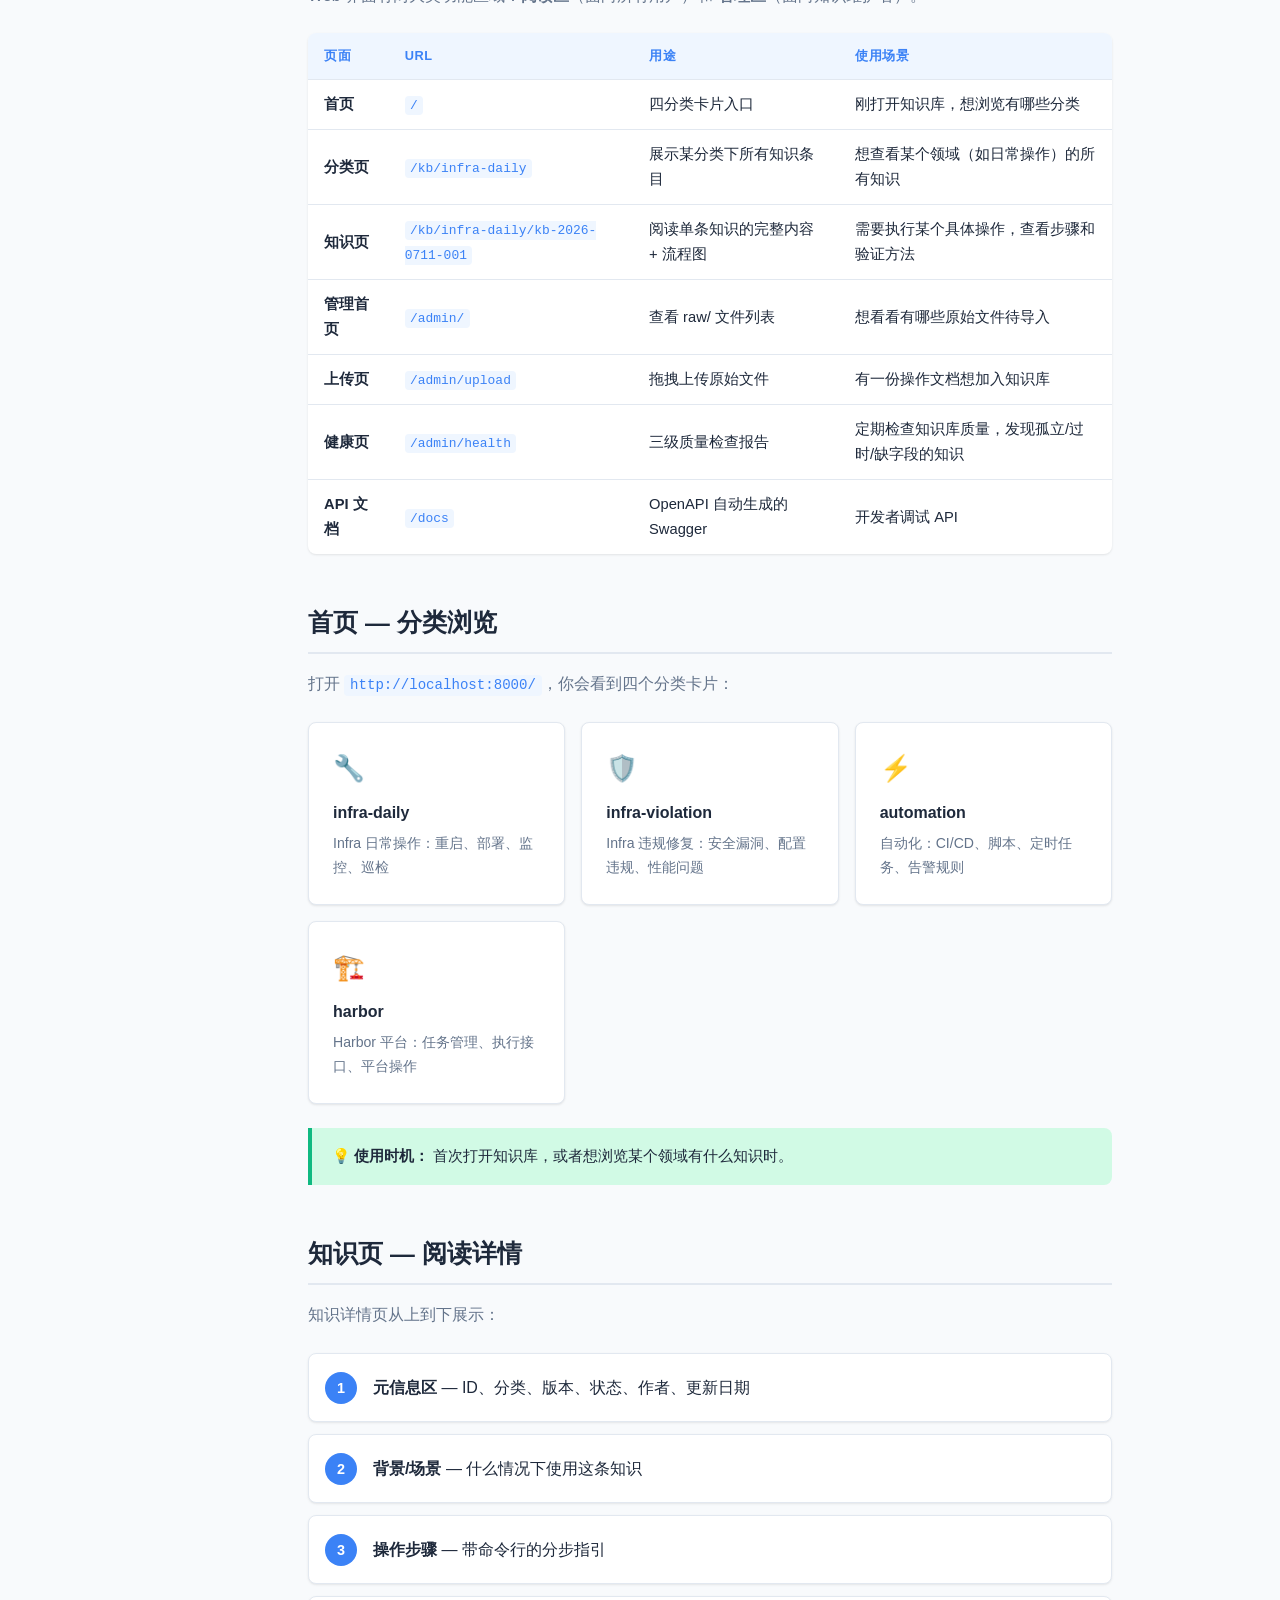
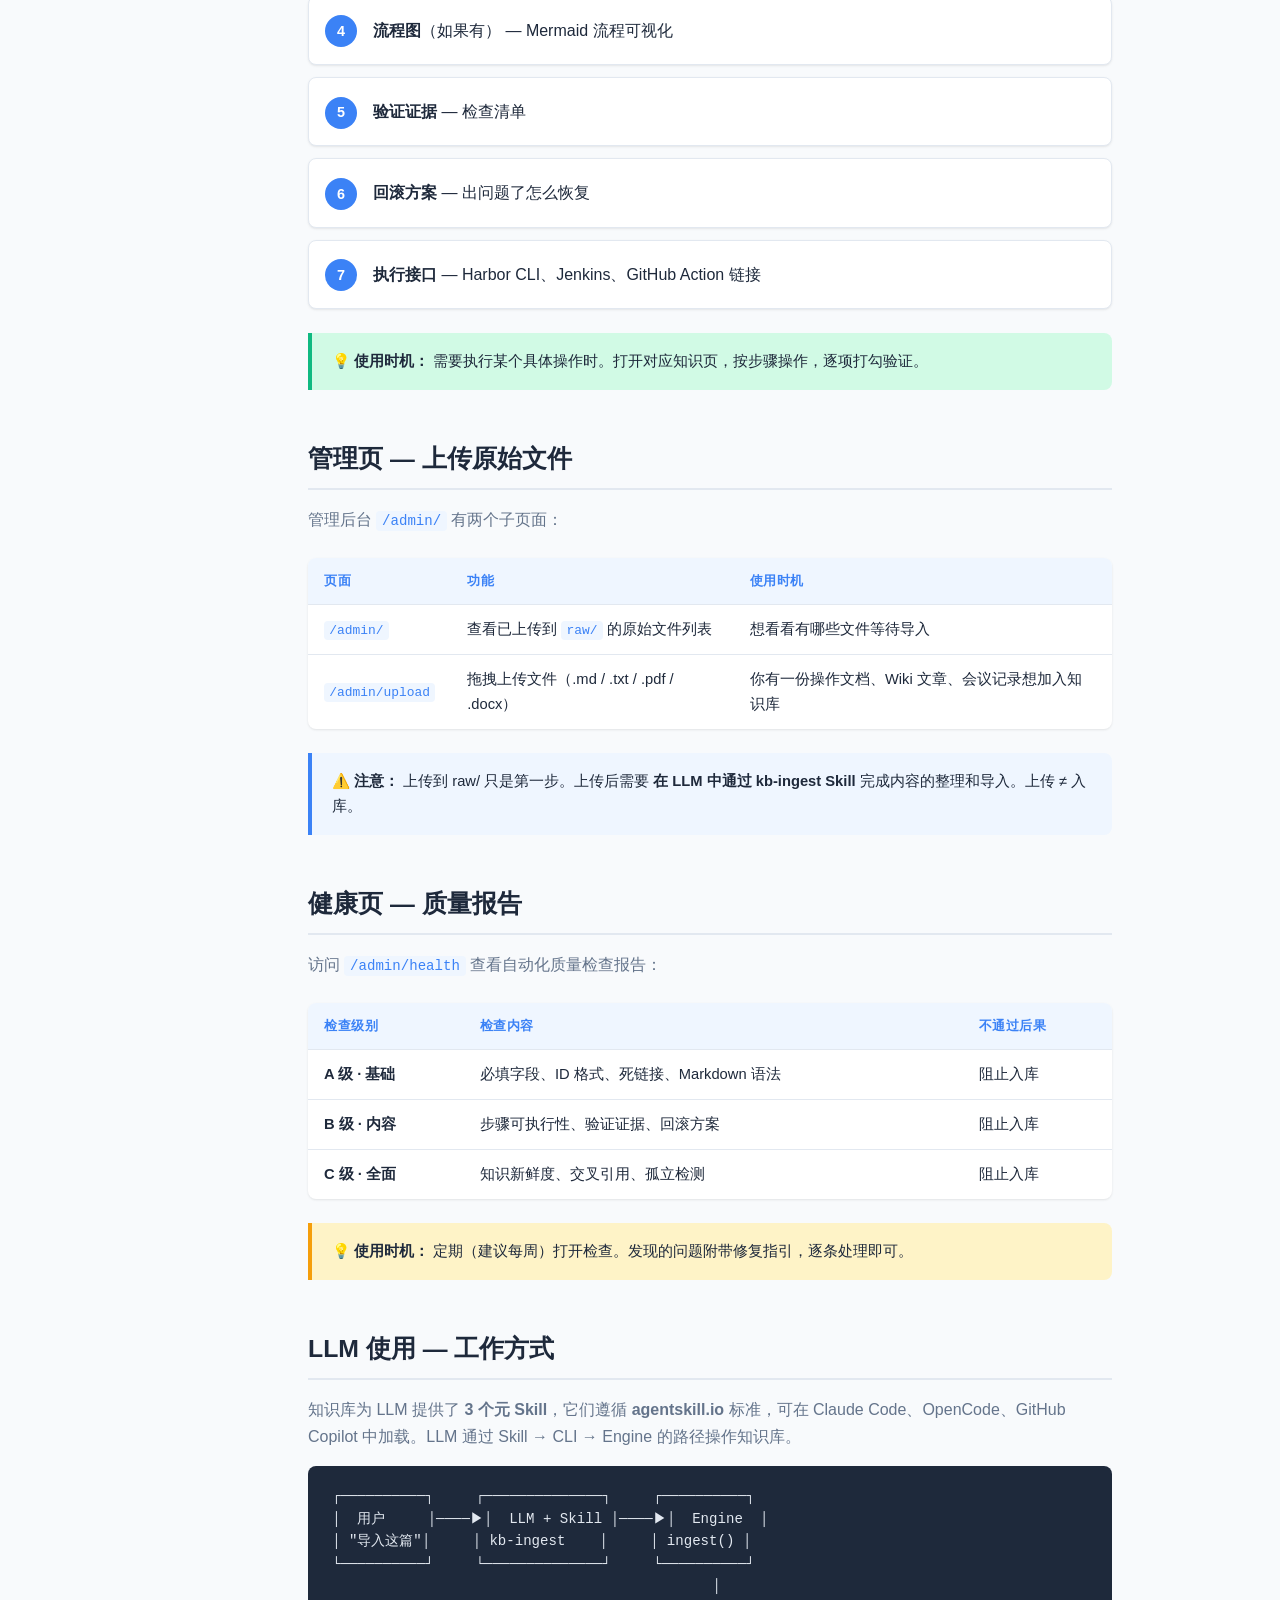
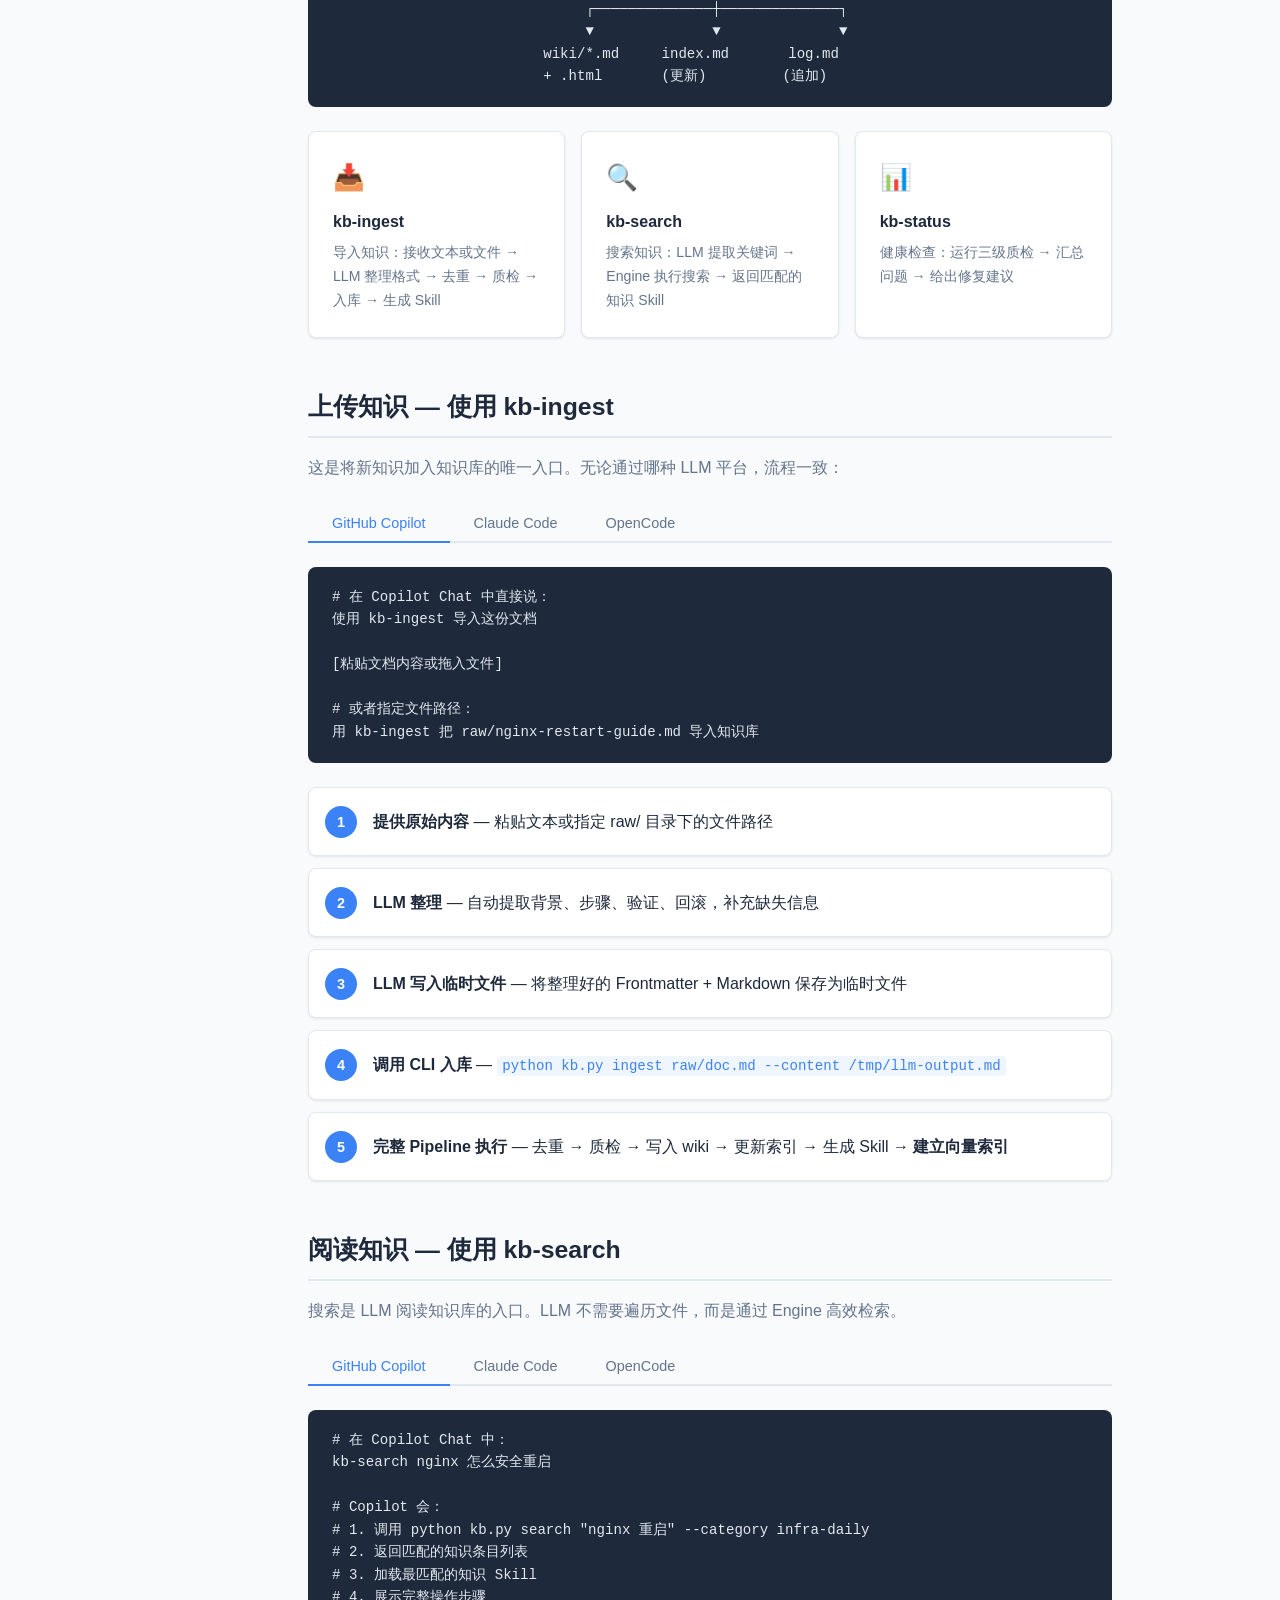
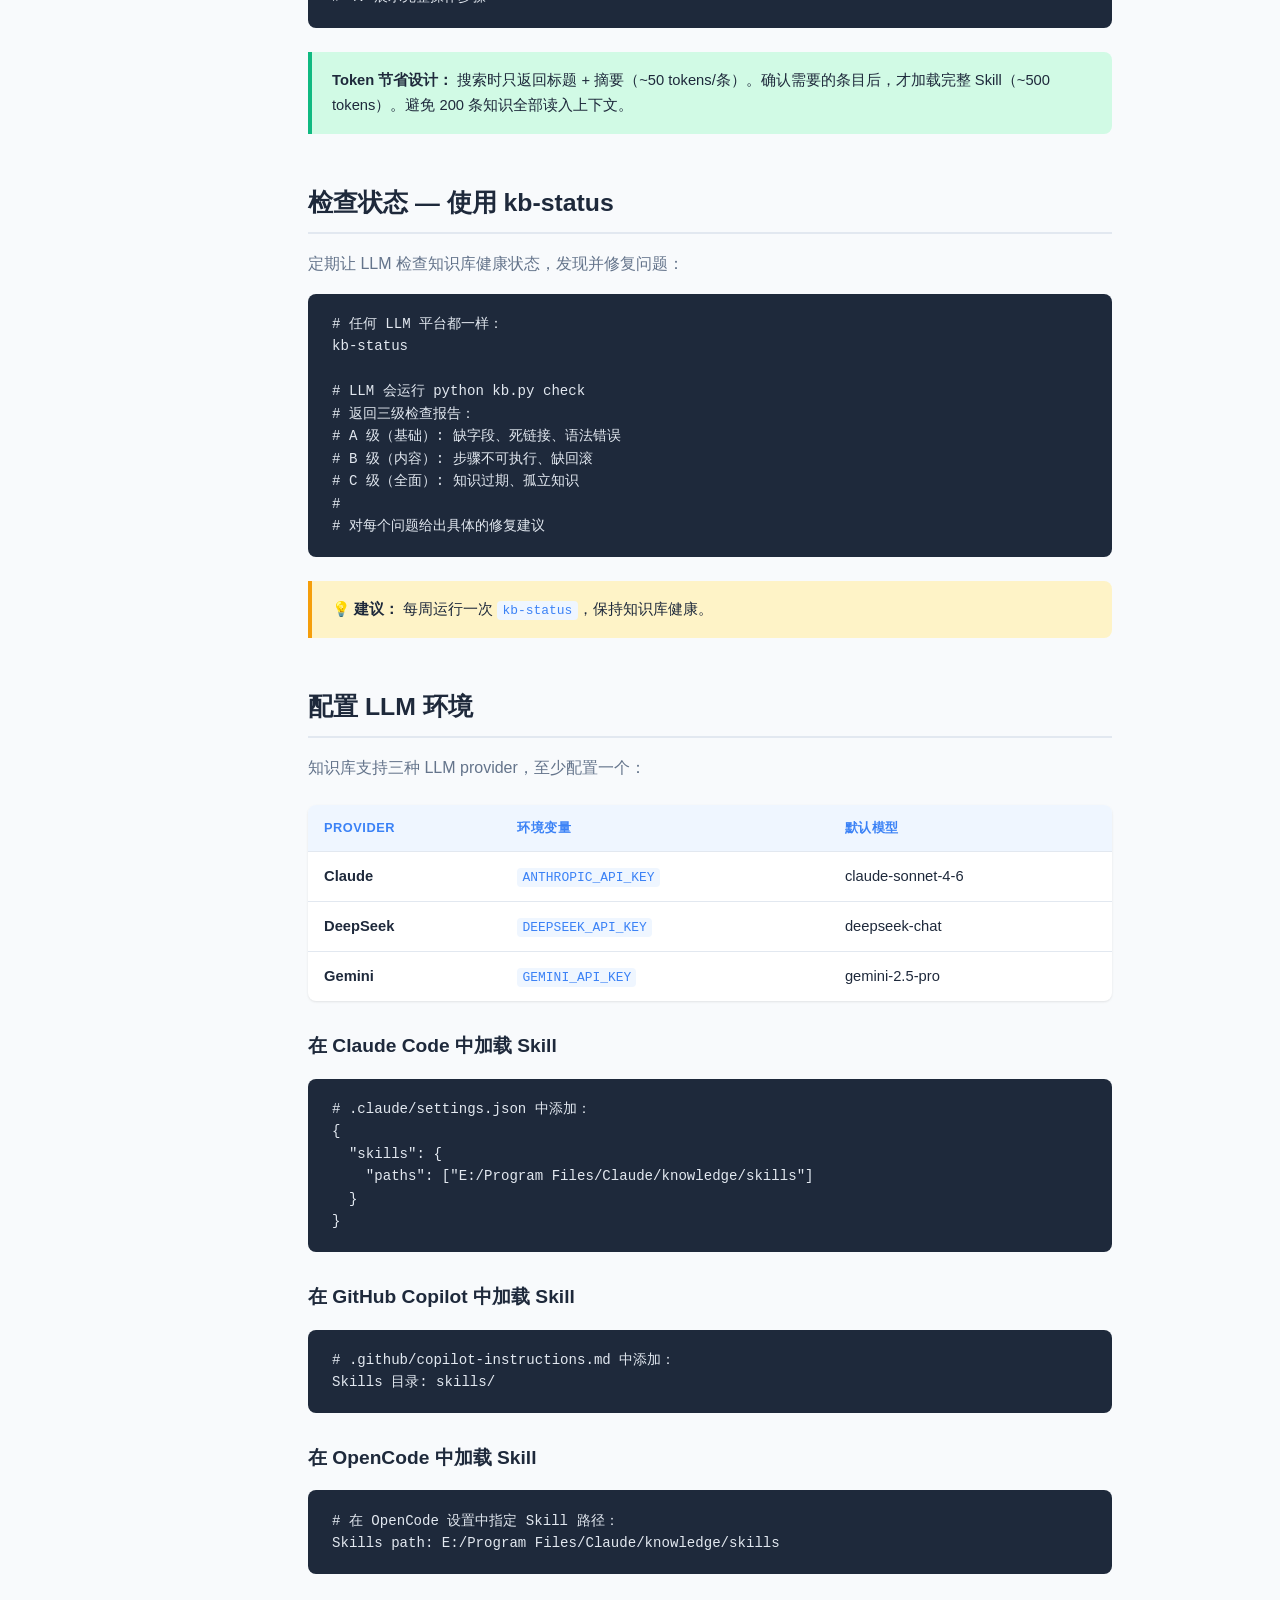
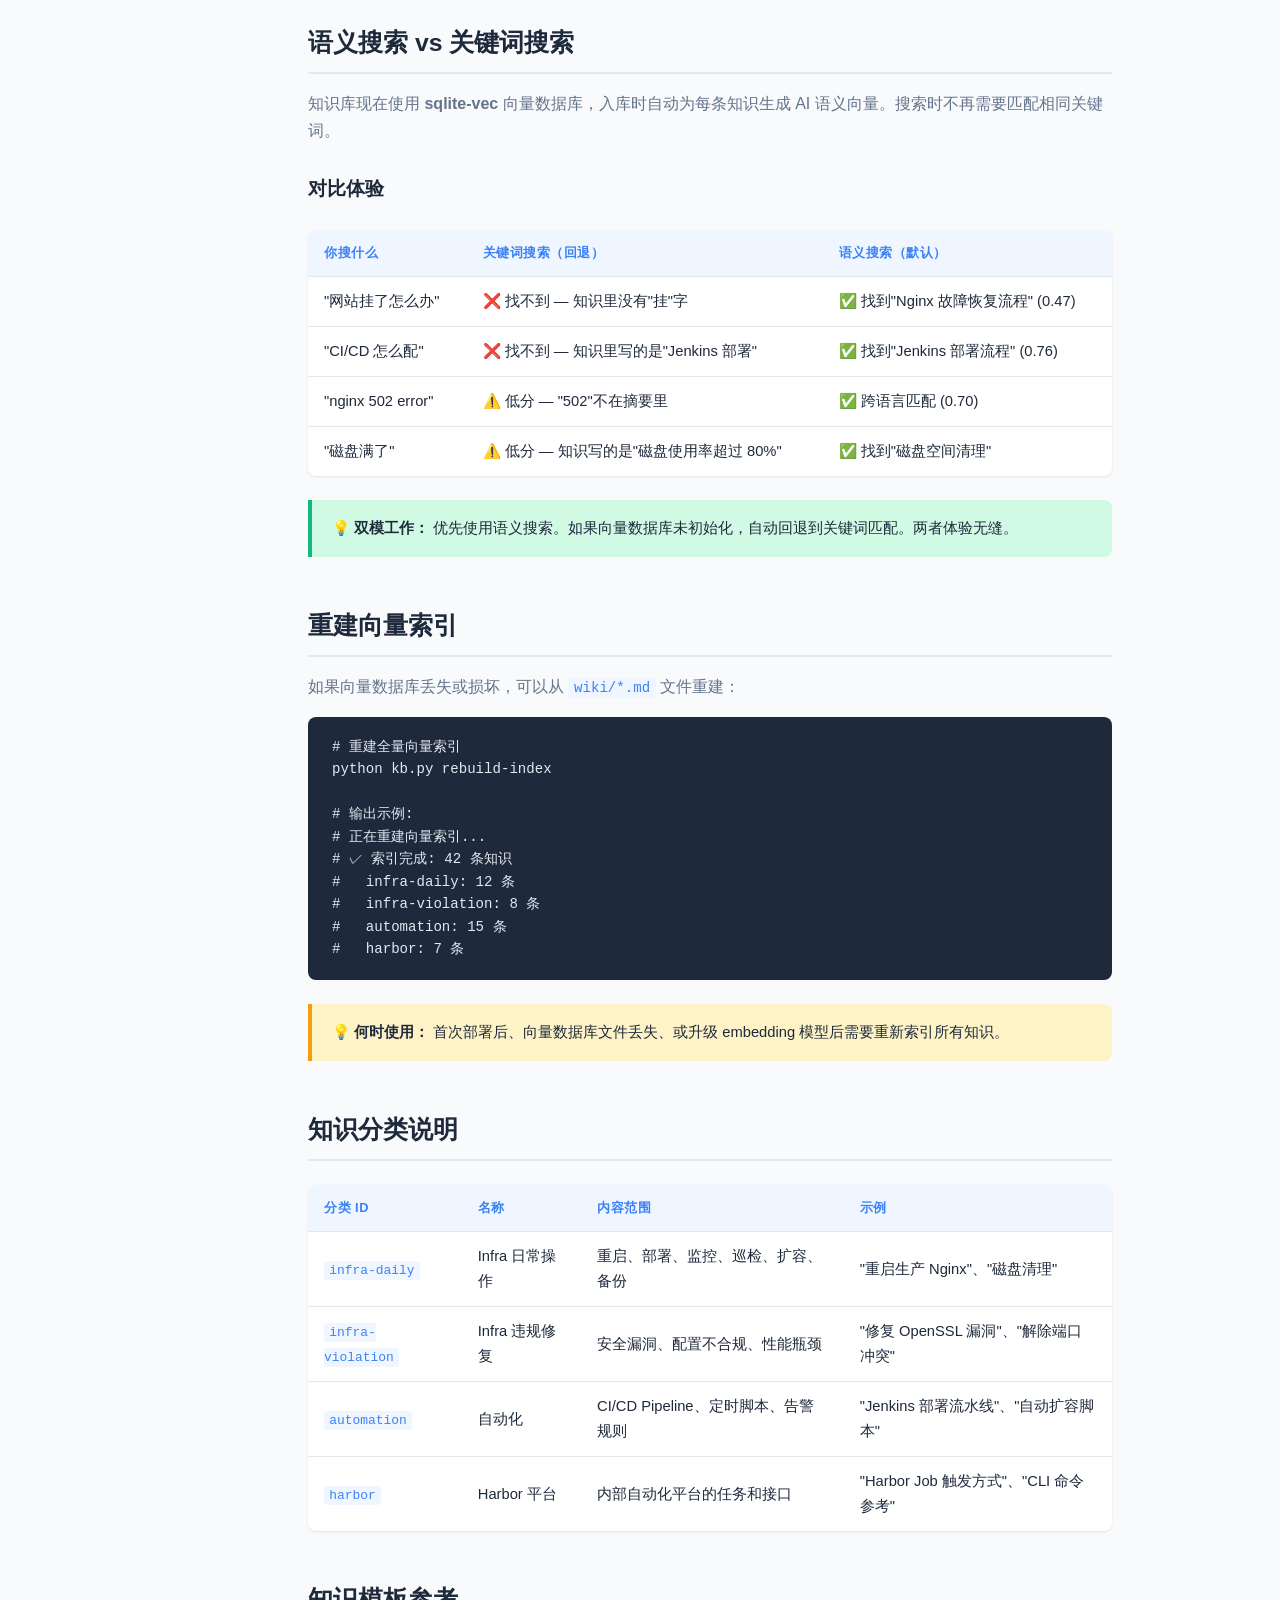
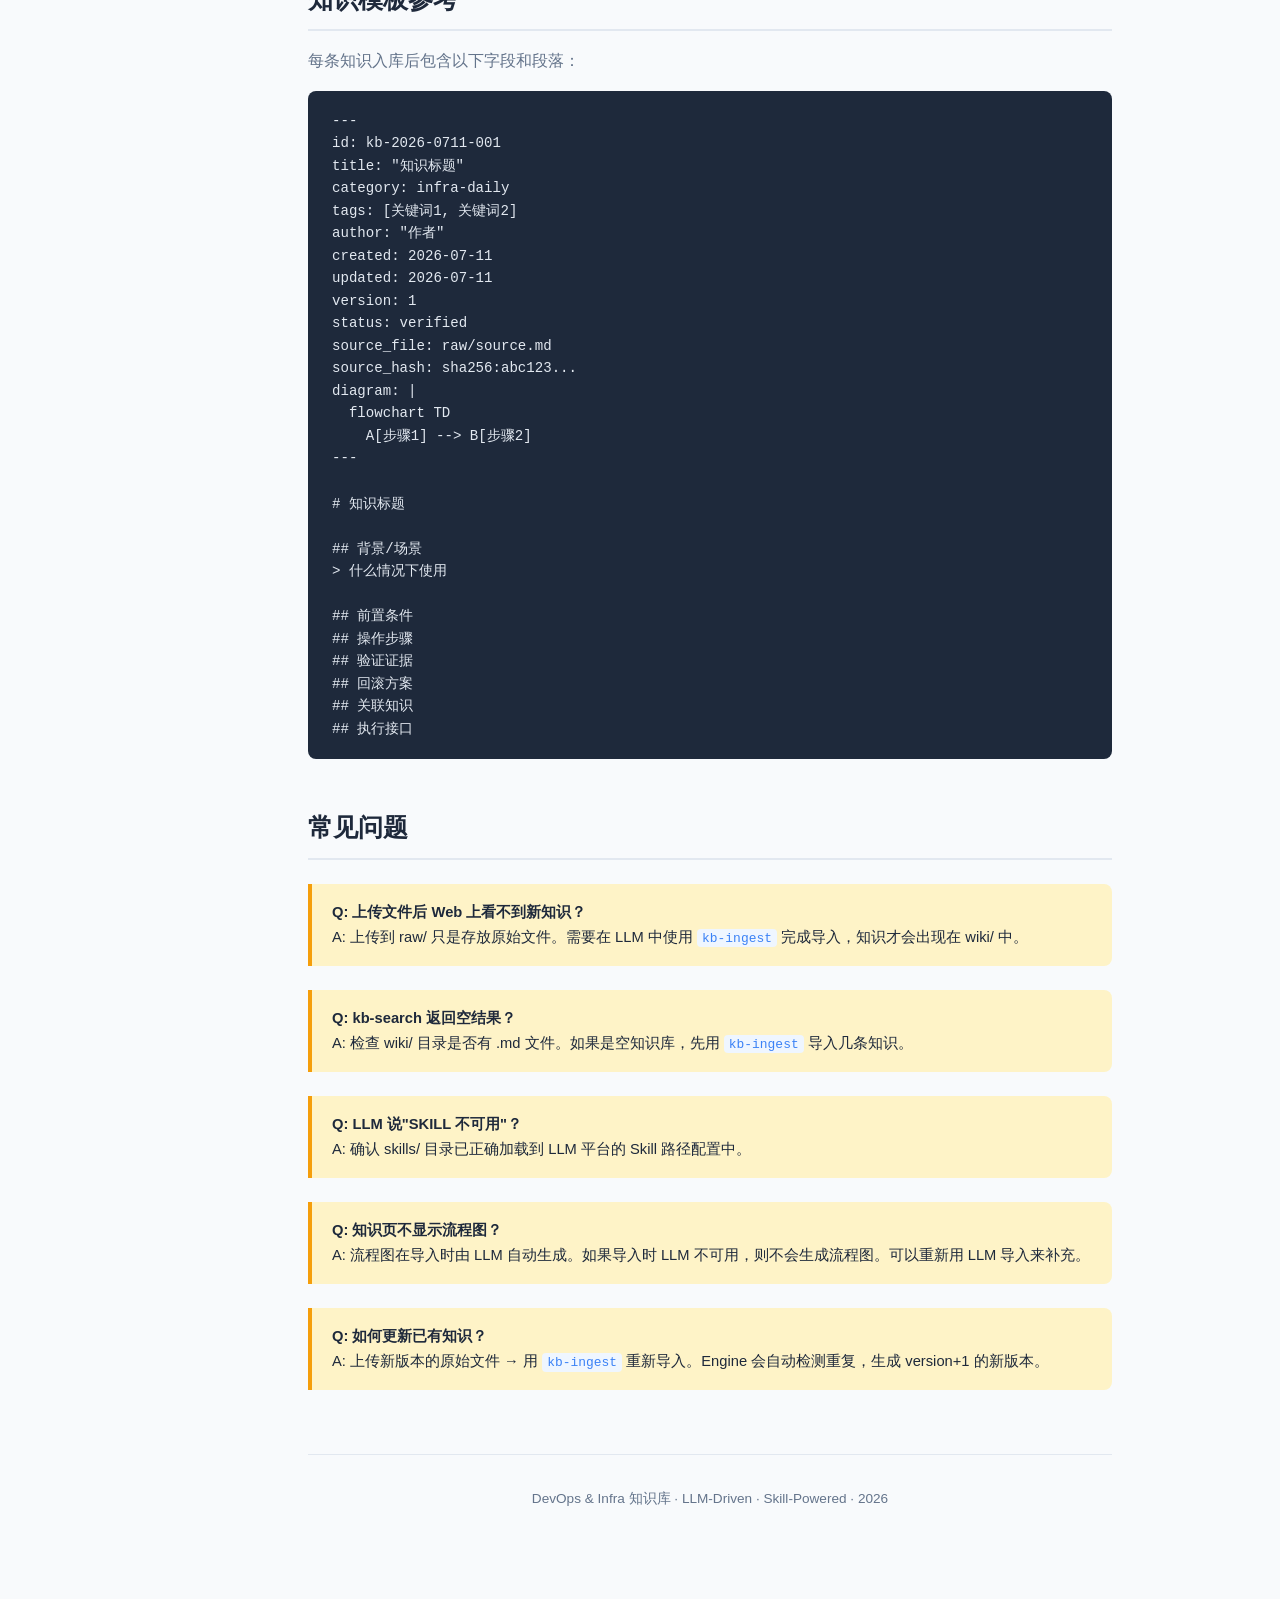
<file: docs/usage-guide-zh.html>
<!DOCTYPE html>
<html lang="zh-CN">
<head>
<meta charset="UTF-8">
<meta name="viewport" content="width=device-width, initial-scale=1.0">
<title>DevOps &amp; Infra 知识库 — 使用指南</title>
<style>
  :root {
    --bg: #f8fafc;
    --surface: #ffffff;
    --text: #1e293b;
    --text-secondary: #64748b;
    --border: #e2e8f0;
    --primary: #3b82f6;
    --primary-light: #eff6ff;
    --accent: #8b5cf6;
    --success: #10b981;
    --warning: #f59e0b;
    --danger: #ef4444;
    --code-bg: #1e293b;
    --code-text: #e2e8f0;
    --shadow: 0 1px 3px rgba(0,0,0,.06),0 1px 2px rgba(0,0,0,.04);
    --shadow-lg: 0 10px 25px rgba(0,0,0,.08);
    --radius: 12px;
    --radius-sm: 8px;
  }

  @media (prefers-color-scheme: dark) {
    :root {
      --bg: #0f172a;
      --surface: #1e293b;
      --text: #f1f5f9;
      --text-secondary: #94a3b8;
      --border: #334155;
      --primary: #60a5fa;
      --primary-light: #1e3a5f;
      --code-bg: #0f172a;
      --code-text: #e2e8f0;
      --shadow: 0 1px 3px rgba(0,0,0,.3);
      --shadow-lg: 0 10px 25px rgba(0,0,0,.4);
    }
  }

  * { margin:0; padding:0; box-sizing:border-box; }

  body {
    font-family: -apple-system,BlinkMacSystemFont,"Segoe UI",Roboto,"Noto Sans SC",sans-serif;
    background: var(--bg);
    color: var(--text);
    line-height: 1.7;
    display: flex;
  }

  /* Sidebar */
  nav.sidebar {
    position: sticky; top:0; left:0;
    width: 260px; height: 100vh;
    background: var(--surface);
    border-right: 1px solid var(--border);
    padding: 2rem 1.5rem;
    overflow-y: auto;
    flex-shrink: 0;
  }

  nav.sidebar .logo {
    font-size: 1.15rem; font-weight: 800;
    color: var(--primary);
    margin-bottom: 2rem;
    display: block; text-decoration: none;
  }

  nav.sidebar .logo span { color: var(--accent); }

  nav.sidebar .nav-section {
    font-size: .7rem; text-transform: uppercase;
    letter-spacing: .08em; color: var(--text-secondary);
    margin: 1.5rem 0 .5rem; font-weight: 700;
  }

  nav.sidebar a {
    display: block; padding: .45rem .75rem;
    color: var(--text-secondary); text-decoration: none;
    border-radius: 6px; font-size: .9rem;
    transition: all .15s;
  }

  nav.sidebar a:hover,
  nav.sidebar a.active {
    color: var(--primary); background: var(--primary-light);
  }

  /* Main */
  main {
    flex:1; max-width: 900px;
    padding: 2.5rem 3rem 5rem;
  }

  /* Hero */
  .hero {
    background: linear-gradient(135deg, #3b82f6, #8b5cf6);
    color: #fff; border-radius: var(--radius);
    padding: 2.5rem 2.5rem 2rem; margin-bottom: 2.5rem;
    position: relative; overflow: hidden;
  }
  .hero::after {
    content: ''; position: absolute;
    top: -50%; right: -20%;
    width: 400px; height: 400px;
    background: rgba(255,255,255,.06);
    border-radius: 50%;
  }
  .hero h1 { font-size: 2rem; font-weight: 800; margin-bottom: .5rem; position:relative; z-index:1; }
  .hero p { font-size: 1.05rem; opacity: .9; max-width: 550px; position:relative; z-index:1; }
  .hero .badge {
    display: inline-block; padding: .25rem .75rem;
    background: rgba(255,255,255,.18);
    border-radius: 20px; font-size: .8rem; margin-bottom: 1rem;
    position:relative; z-index:1;
  }

  /* Content */
  h2 {
    font-size: 1.55rem; font-weight: 700;
    margin: 2.5rem 0 1rem; padding-top: .5rem;
    border-bottom: 2px solid var(--border); padding-bottom: .5rem;
  }

  h3 { font-size: 1.2rem; font-weight: 600; margin: 1.8rem 0 .6rem; }

  p { margin-bottom: 1rem; color: var(--text-secondary); }

  /* Cards */
  .card-grid {
    display: grid;
    grid-template-columns: repeat(auto-fill,minmax(240px,1fr));
    gap: 1rem; margin: 1.5rem 0;
  }

  .card {
    background: var(--surface); border: 1px solid var(--border);
    border-radius: var(--radius-sm); padding: 1.5rem;
    box-shadow: var(--shadow);
    transition: transform .15s,box-shadow .15s;
  }
  .card:hover { transform: translateY(-2px); box-shadow: var(--shadow-lg); }
  .card h4 { font-size: 1rem; margin-bottom: .4rem; }
  .card .icon { font-size: 1.6rem; margin-bottom: .5rem; display:block; }
  .card p { font-size: .88rem; margin:0; }

  .card.route {
    display: flex; align-items: flex-start; gap: 1rem;
  }
  .card.route .method {
    display: inline-block; padding: .15rem .5rem;
    border-radius: 4px; font-size: .7rem; font-weight: 700;
    text-transform: uppercase; letter-spacing: .05em;
    flex-shrink: 0; margin-top: 2px;
  }
  .method.get { background: #dbeafe; color: #2563eb; }
  .method.post { background: #d1fae5; color: #059669; }

  /* Table */
  table {
    width: 100%; border-collapse: collapse;
    margin: 1.5rem 0; font-size: .92rem;
    background: var(--surface); border-radius: var(--radius-sm);
    overflow: hidden; box-shadow: var(--shadow);
  }
  th {
    background: var(--primary-light); color: var(--primary);
    font-weight: 600; text-align: left;
    padding: .75rem 1rem; font-size: .8rem;
    text-transform: uppercase; letter-spacing: .04em;
  }
  td { padding: .75rem 1rem; border-top: 1px solid var(--border); }
  tr:hover td { background: var(--bg); }

  /* Code */
  pre {
    background: var(--code-bg); color: var(--code-text);
    border-radius: var(--radius-sm); padding: 1.2rem 1.5rem;
    overflow-x: auto; font-size: .88rem; line-height: 1.6;
    margin: 1rem 0;
  }

  code {
    font-family: "Cascadia Code","Fira Code","JetBrains Mono",Consolas,monospace;
    font-size: .88em;
  }

  :not(pre) > code {
    background: var(--primary-light); color: var(--primary);
    padding: .15em .4em; border-radius: 4px;
  }

  /* Step cards */
  .step-list { counter-reset: step; list-style: none; padding:0; margin:1.5rem 0; }
  .step-list li {
    counter-increment: step;
    padding: 1.25rem 1.25rem 1.25rem 4rem;
    background: var(--surface);
    border: 1px solid var(--border);
    border-radius: var(--radius-sm);
    margin-bottom: .75rem;
    position: relative;
    box-shadow: var(--shadow);
  }
  .step-list li::before {
    content: counter(step);
    position: absolute; left: 1rem; top: 1.15rem;
    width: 2rem; height: 2rem;
    background: var(--primary);
    color: #fff; border-radius: 50%;
    display: flex; align-items: center; justify-content: center;
    font-weight: 700; font-size: .9rem;
  }

  /* Switch tabs */
  .tab-bar {
    display: flex; gap: 0; margin: 1.5rem 0 0;
    border-bottom: 2px solid var(--border);
  }
  .tab-bar button {
    padding: .6rem 1.5rem; border: none; background: none;
    font-size: .9rem; cursor: pointer;
    color: var(--text-secondary); font-weight: 500;
    border-bottom: 2px solid transparent; margin-bottom: -2px;
    transition: all .15s;
    font-family: inherit;
  }
  .tab-bar button.active {
    color: var(--primary); border-bottom-color: var(--primary);
  }
  .tab-content { display: none; }
  .tab-content.active { display: block; }

  /* Info box */
  .note {
    background: var(--primary-light); border-left: 4px solid var(--primary);
    padding: 1rem 1.25rem; border-radius: 0 var(--radius-sm) var(--radius-sm) 0;
    margin: 1.5rem 0; font-size: .92rem;
  }
  .note.warn { background: #fef3c7; border-left-color: var(--warning); }
  .note.success { background: #d1fae5; border-left-color: var(--success); }

  @media (max-width: 900px) {
    nav.sidebar { display: none; }
    main { padding: 1.5rem; }
    .hero { padding: 1.5rem; }
    .hero h1 { font-size: 1.5rem; }
    .card-grid { grid-template-columns: 1fr; }
  }
</style>
</head>
<body>

<nav class="sidebar">
  <a href="#" class="logo">📚 DevOps <span>KB</span></a>

  <div class="nav-section">概述</div>
  <a href="#overview" class="active">知识库简介</a>
  <a href="#quickstart">快速开始</a>

  <div class="nav-section">Web 界面</div>
  <a href="#web-overview">页面总览</a>
  <a href="#page-home">首页 — 分类浏览</a>
  <a href="#page-category">分类页 — 条目列表</a>
  <a href="#page-knowledge">知识页 — 阅读详情</a>
  <a href="#page-admin">管理页 — 上传文件</a>
  <a href="#page-health">健康页 — 质量报告</a>

  <div class="nav-section">LLM 使用</div>
  <a href="#llm-overview">工作方式</a>
  <a href="#llm-ingest">上传知识 (kb-ingest)</a>
  <a href="#llm-search">搜索知识 (kb-search)</a>
  <a href="#llm-check">检查状态 (kb-status)</a>
  <a href="#llm-setup">配置 LLM 环境</a>

  <div class="nav-section">搜索</div>
  <a href="#semantic-search">语义搜索 vs 关键词</a>
  <a href="#rebuild-index">重建向量索引</a>

  <div class="nav-section">附录</div>
  <a href="#categories">知识分类说明</a>
  <a href="#template">知识模板参考</a>
  <a href="#troubleshoot">常见问题</a>
</nav>

<main>

<!-- ====== HERO ====== -->
<div class="hero">
  <div class="badge">v0.2.0 · 语义搜索 · LLM-Driven</div>
  <h1>DevOps &amp; Infra 知识库</h1>
  <p>一份知识，两种使用方式 — Web 浏览器阅读，LLM Skill 驱动。搜索不再靠关键词：搜"网站挂了"直接找到"Nginx 故障恢复流程"。</p>
</div>

<!-- ====== OVERVIEW ====== -->
<h2 id="overview">知识库简介</h2>

<p>本知识库基于 <strong>llm-wiki</strong> 框架设计，核心思路是：<strong>LLM 负责写入和维护知识，人类通过 Web 阅读知识，Skill 作为连接 LLM 与知识库的桥梁。</strong></p>

<div class="card-grid">
  <div class="card">
    <span class="icon">🔮</span>
    <h4>语义搜索</h4>
    <p>搜"网站挂了"直接找到"Nginx 故障恢复流程"——不需要相同关键词，AI 理解你的意思。</p>
  </div>
  <div class="card">
    <span class="icon">🌐</span>
    <h4>Web 界面</h4>
    <p>浏览器中浏览、搜索、上传原始文件，查看含流程图的完整知识内容。</p>
  </div>
  <div class="card">
    <span class="icon">🤖</span>
    <h4>LLM Skill</h4>
    <p>在 Claude Code / OpenCode / Copilot 中通过 Skill 导入知识、搜索知识、检查健康状态。</p>
  </div>
  <div class="card">
    <span class="icon">📄</span>
    <h4>Markdown 本体</h4>
    <p>知识以 Markdown 文件存储，人和 LLM 都能直接阅读，Git 版本管理。</p>
  </div>
  <div class="card">
    <span class="icon">✅</span>
    <h4>三级质检</h4>
    <p>A 级基础 · B 级内容 · C 级全面，确保每条知识可靠、可执行、可追溯。</p>
  </div>
</div>

<!-- ====== QUICK START ====== -->
<h2 id="quickstart">快速开始</h2>

<ol class="step-list">
  <li>
    <strong>初始化</strong><br>
    <code>python kb.py init</code>
  </li>
  <li>
    <strong>配置 LLM API Key</strong>（至少一个）<br>
    <code>ANTHROPIC_API_KEY=sk-ant-...</code> 或 <code>DEEPSEEK_API_KEY=sk-...</code> 或 <code>GEMINI_API_KEY=...</code>
  </li>
  <li>
    <strong>启动 Web 服务</strong><br>
    <code>python kb.py serve</code> → 访问 <code>http://localhost:8000</code>
  </li>
  <li>
    <strong>在 LLM 中加载 Skill 目录</strong><br>
    将 <code>skills/</code> 目录配置为 Claude Code / OpenCode / Copilot 的 Skill 来源。
  </li>
</ol>

<!-- ====== WEB OVERVIEW ====== -->
<h2 id="web-overview">Web 界面 — 页面总览</h2>

<p>Web 界面有两大类功能区域：<strong>阅读区</strong>（面向所有用户）和 <strong>管理区</strong>（面向知识维护者）。</p>

<table>
  <thead>
    <tr><th>页面</th><th>URL</th><th>用途</th><th>使用场景</th></tr>
  </thead>
  <tbody>
    <tr>
      <td><strong>首页</strong></td>
      <td><code>/</code></td>
      <td>四分类卡片入口</td>
      <td>刚打开知识库，想浏览有哪些分类</td>
    </tr>
    <tr>
      <td><strong>分类页</strong></td>
      <td><code>/kb/infra-daily</code></td>
      <td>展示某分类下所有知识条目</td>
      <td>想查看某个领域（如日常操作）的所有知识</td>
    </tr>
    <tr>
      <td><strong>知识页</strong></td>
      <td><code>/kb/infra-daily/kb-2026-0711-001</code></td>
      <td>阅读单条知识的完整内容 + 流程图</td>
      <td>需要执行某个具体操作，查看步骤和验证方法</td>
    </tr>
    <tr>
      <td><strong>管理首页</strong></td>
      <td><code>/admin/</code></td>
      <td>查看 raw/ 文件列表</td>
      <td>想看看有哪些原始文件待导入</td>
    </tr>
    <tr>
      <td><strong>上传页</strong></td>
      <td><code>/admin/upload</code></td>
      <td>拖拽上传原始文件</td>
      <td>有一份操作文档想加入知识库</td>
    </tr>
    <tr>
      <td><strong>健康页</strong></td>
      <td><code>/admin/health</code></td>
      <td>三级质量检查报告</td>
      <td>定期检查知识库质量，发现孤立/过时/缺字段的知识</td>
    </tr>
    <tr>
      <td><strong>API 文档</strong></td>
      <td><code>/docs</code></td>
      <td>OpenAPI 自动生成的 Swagger</td>
      <td>开发者调试 API</td>
    </tr>
  </tbody>
</table>

<!-- ====== PAGE: HOME ====== -->
<h2 id="page-home">首页 — 分类浏览</h2>

<p>打开 <code>http://localhost:8000/</code>，你会看到四个分类卡片：</p>

<div class="card-grid">
  <div class="card"><span class="icon">🔧</span><h4>infra-daily</h4><p>Infra 日常操作：重启、部署、监控、巡检</p></div>
  <div class="card"><span class="icon">🛡️</span><h4>infra-violation</h4><p>Infra 违规修复：安全漏洞、配置违规、性能问题</p></div>
  <div class="card"><span class="icon">⚡</span><h4>automation</h4><p>自动化：CI/CD、脚本、定时任务、告警规则</p></div>
  <div class="card"><span class="icon">🏗️</span><h4>harbor</h4><p>Harbor 平台：任务管理、执行接口、平台操作</p></div>
</div>

<div class="note success">
  <strong>💡 使用时机：</strong> 首次打开知识库，或者想浏览某个领域有什么知识时。
</div>

<!-- ====== PAGE: KNOWLEDGE ====== -->
<h2 id="page-knowledge">知识页 — 阅读详情</h2>

<p>知识详情页从上到下展示：</p>
<ol class="step-list">
  <li><strong>元信息区</strong> — ID、分类、版本、状态、作者、更新日期</li>
  <li><strong>背景/场景</strong> — 什么情况下使用这条知识</li>
  <li><strong>操作步骤</strong> — 带命令行的分步指引</li>
  <li><strong>流程图</strong>（如果有） — Mermaid 流程可视化</li>
  <li><strong>验证证据</strong> — 检查清单</li>
  <li><strong>回滚方案</strong> — 出问题了怎么恢复</li>
  <li><strong>执行接口</strong> — Harbor CLI、Jenkins、GitHub Action 链接</li>
</ol>

<div class="note success">
  <strong>💡 使用时机：</strong> 需要执行某个具体操作时。打开对应知识页，按步骤操作，逐项打勾验证。
</div>

<!-- ====== PAGE: ADMIN ====== -->
<h2 id="page-admin">管理页 — 上传原始文件</h2>

<p>管理后台 <code>/admin/</code> 有两个子页面：</p>

<table>
  <thead><tr><th>页面</th><th>功能</th><th>使用时机</th></tr></thead>
  <tbody>
    <tr>
      <td><code>/admin/</code></td>
      <td>查看已上传到 <code>raw/</code> 的原始文件列表</td>
      <td>想看看有哪些文件等待导入</td>
    </tr>
    <tr>
      <td><code>/admin/upload</code></td>
      <td>拖拽上传文件（.md / .txt / .pdf / .docx）</td>
      <td>你有一份操作文档、Wiki 文章、会议记录想加入知识库</td>
    </tr>
  </tbody>
</table>

<div class="note">
  <strong>⚠️ 注意：</strong> 上传到 raw/ 只是第一步。上传后需要 <strong>在 LLM 中通过 kb-ingest Skill</strong> 完成内容的整理和导入。上传 ≠ 入库。
</div>

<!-- ====== PAGE: HEALTH ====== -->
<h2 id="page-health">健康页 — 质量报告</h2>

<p>访问 <code>/admin/health</code> 查看自动化质量检查报告：</p>

<table>
  <thead><tr><th>检查级别</th><th>检查内容</th><th>不通过后果</th></tr></thead>
  <tbody>
    <tr>
      <td><strong>A 级 · 基础</strong></td>
      <td>必填字段、ID 格式、死链接、Markdown 语法</td>
      <td>阻止入库</td>
    </tr>
    <tr>
      <td><strong>B 级 · 内容</strong></td>
      <td>步骤可执行性、验证证据、回滚方案</td>
      <td>阻止入库</td>
    </tr>
    <tr>
      <td><strong>C 级 · 全面</strong></td>
      <td>知识新鲜度、交叉引用、孤立检测</td>
      <td>阻止入库</td>
    </tr>
  </tbody>
</table>

<div class="note warn">
  <strong>💡 使用时机：</strong> 定期（建议每周）打开检查。发现的问题附带修复指引，逐条处理即可。
</div>

<!-- ====== LLM OVERVIEW ====== -->
<h2 id="llm-overview">LLM 使用 — 工作方式</h2>

<p>知识库为 LLM 提供了 <strong>3 个元 Skill</strong>，它们遵循 <strong>agentskill.io</strong> 标准，可在 Claude Code、OpenCode、GitHub Copilot 中加载。LLM 通过 Skill → CLI → Engine 的路径操作知识库。</p>

<pre>┌──────────┐     ┌──────────────┐     ┌──────────┐
│  用户     │────▶│  LLM + Skill │────▶│  Engine  │
│ "导入这篇"│     │ kb-ingest    │     │ ingest() │
└──────────┘     └──────────────┘     └──────────┘
                                             │
                              ┌──────────────┼──────────────┐
                              ▼              ▼              ▼
                         wiki/*.md     index.md       log.md
                         + .html       (更新)         (追加)</pre>

<div class="card-grid">
  <div class="card">
    <span class="icon">📥</span>
    <h4>kb-ingest</h4>
    <p>导入知识：接收文本或文件 → LLM 整理格式 → 去重 → 质检 → 入库 → 生成 Skill</p>
  </div>
  <div class="card">
    <span class="icon">🔍</span>
    <h4>kb-search</h4>
    <p>搜索知识：LLM 提取关键词 → Engine 执行搜索 → 返回匹配的知识 Skill</p>
  </div>
  <div class="card">
    <span class="icon">📊</span>
    <h4>kb-status</h4>
    <p>健康检查：运行三级质检 → 汇总问题 → 给出修复建议</p>
  </div>
</div>

<!-- ====== LLM: INGEST ====== -->
<h2 id="llm-ingest">上传知识 — 使用 kb-ingest</h2>

<p>这是将新知识加入知识库的唯一入口。无论通过哪种 LLM 平台，流程一致：</p>

<div class="tab-bar">
  <button class="active" onclick="switchTab(event,'ingest-copilot')">GitHub Copilot</button>
  <button onclick="switchTab(event,'ingest-claude')">Claude Code</button>
  <button onclick="switchTab(event,'ingest-opencode')">OpenCode</button>
</div>

<div id="ingest-copilot" class="tab-content active" style="margin-top:1.5rem;">
<pre># 在 Copilot Chat 中直接说：
使用 kb-ingest 导入这份文档

[粘贴文档内容或拖入文件]

# 或者指定文件路径：
用 kb-ingest 把 raw/nginx-restart-guide.md 导入知识库</pre>
</div>

<div id="ingest-claude" class="tab-content" style="margin-top:1.5rem;">
<pre># 在 Claude Code 中：
> /kb-ingest

Claude 会引导你：
1. 提供知识内容（粘贴文本或指定文件路径）
2. LLM 自动按模板整理
3. LLM 检查完整性，缺失项会提示你补充
4. 确认后自动入库</pre>
</div>

<div id="ingest-opencode" class="tab-content" style="margin-top:1.5rem;">
<pre># 在 OpenCode 中：
请使用 kb-ingest skill 把下面的内容导入知识库：

[粘贴内容]

OpenCode 会调用 python kb.py ingest 完成入库。</pre>
</div>

<ol class="step-list">
  <li><strong>提供原始内容</strong> — 粘贴文本或指定 raw/ 目录下的文件路径</li>
  <li><strong>LLM 整理</strong> — 自动提取背景、步骤、验证、回滚，补充缺失信息</li>
  <li><strong>LLM 写入临时文件</strong> — 将整理好的 Frontmatter + Markdown 保存为临时文件</li>
  <li><strong>调用 CLI 入库</strong> — <code>python kb.py ingest raw/doc.md --content /tmp/llm-output.md</code></li>
  <li><strong>完整 Pipeline 执行</strong> — 去重 → 质检 → 写入 wiki → 更新索引 → 生成 Skill → <strong>建立向量索引</strong></li>
</ol>

<!-- ====== LLM: SEARCH ====== -->
<h2 id="llm-search">阅读知识 — 使用 kb-search</h2>

<p>搜索是 LLM 阅读知识库的入口。LLM 不需要遍历文件，而是通过 Engine 高效检索。</p>

<div class="tab-bar">
  <button class="active" onclick="switchTab(event,'search-copilot')">GitHub Copilot</button>
  <button onclick="switchTab(event,'search-claude')">Claude Code</button>
  <button onclick="switchTab(event,'search-opencode')">OpenCode</button>
</div>

<div id="search-copilot" class="tab-content active" style="margin-top:1.5rem;">
<pre># 在 Copilot Chat 中：
kb-search nginx 怎么安全重启

# Copilot 会：
# 1. 调用 python kb.py search "nginx 重启" --category infra-daily
# 2. 返回匹配的知识条目列表
# 3. 加载最匹配的知识 Skill
# 4. 展示完整操作步骤</pre>
</div>

<div id="search-claude" class="tab-content" style="margin-top:1.5rem;">
<pre># 在 Claude Code 中：
> /kb-search nginx 重启流程

Claude 会搜索知识库并给出操作指引。</pre>
</div>

<div id="search-opencode" class="tab-content" style="margin-top:1.5rem;">
<pre># 在 OpenCode 中：
用 kb-search 查找磁盘清理的操作步骤</pre>
</div>

<div class="note success">
  <strong>Token 节省设计：</strong> 搜索时只返回标题 + 摘要（~50 tokens/条）。确认需要的条目后，才加载完整 Skill（~500 tokens）。避免 200 条知识全部读入上下文。
</div>

<!-- ====== LLM: CHECK ====== -->
<h2 id="llm-check">检查状态 — 使用 kb-status</h2>

<p>定期让 LLM 检查知识库健康状态，发现并修复问题：</p>

<pre># 任何 LLM 平台都一样：
kb-status

# LLM 会运行 python kb.py check
# 返回三级检查报告：
# A 级（基础）: 缺字段、死链接、语法错误
# B 级（内容）: 步骤不可执行、缺回滚
# C 级（全面）: 知识过期、孤立知识
#
# 对每个问题给出具体的修复建议</pre>

<div class="note warn">
  <strong>💡 建议：</strong> 每周运行一次 <code>kb-status</code>，保持知识库健康。
</div>

<!-- ====== LLM: SETUP ====== -->
<h2 id="llm-setup">配置 LLM 环境</h2>

<p>知识库支持三种 LLM provider，至少配置一个：</p>

<table>
  <thead><tr><th>Provider</th><th>环境变量</th><th>默认模型</th></tr></thead>
  <tbody>
    <tr><td><strong>Claude</strong></td><td><code>ANTHROPIC_API_KEY</code></td><td>claude-sonnet-4-6</td></tr>
    <tr><td><strong>DeepSeek</strong></td><td><code>DEEPSEEK_API_KEY</code></td><td>deepseek-chat</td></tr>
    <tr><td><strong>Gemini</strong></td><td><code>GEMINI_API_KEY</code></td><td>gemini-2.5-pro</td></tr>
  </tbody>
</table>

<h3>在 Claude Code 中加载 Skill</h3>
<pre># .claude/settings.json 中添加：
{
  "skills": {
    "paths": ["E:/Program Files/Claude/knowledge/skills"]
  }
}</pre>

<h3>在 GitHub Copilot 中加载 Skill</h3>
<pre># .github/copilot-instructions.md 中添加：
Skills 目录: skills/</pre>

<h3>在 OpenCode 中加载 Skill</h3>
<pre># 在 OpenCode 设置中指定 Skill 路径：
Skills path: E:/Program Files/Claude/knowledge/skills</pre>

<!-- ====== SEMANTIC SEARCH ====== -->
<h2 id="semantic-search">语义搜索 vs 关键词搜索</h2>

<p>知识库现在使用 <strong>sqlite-vec</strong> 向量数据库，入库时自动为每条知识生成 AI 语义向量。搜索时不再需要匹配相同关键词。</p>

<h3>对比体验</h3>

<table>
  <thead><tr><th>你搜什么</th><th>关键词搜索（回退）</th><th>语义搜索（默认）</th></tr></thead>
  <tbody>
    <tr>
      <td>"网站挂了怎么办"</td>
      <td>❌ 找不到 — 知识里没有"挂"字</td>
      <td>✅ 找到"Nginx 故障恢复流程" (0.47)</td>
    </tr>
    <tr>
      <td>"CI/CD 怎么配"</td>
      <td>❌ 找不到 — 知识里写的是"Jenkins 部署"</td>
      <td>✅ 找到"Jenkins 部署流程" (0.76)</td>
    </tr>
    <tr>
      <td>"nginx 502 error"</td>
      <td>⚠️ 低分 — "502"不在摘要里</td>
      <td>✅ 跨语言匹配 (0.70)</td>
    </tr>
    <tr>
      <td>"磁盘满了"</td>
      <td>⚠️ 低分 — 知识写的是"磁盘使用率超过 80%"</td>
      <td>✅ 找到"磁盘空间清理"</td>
    </tr>
  </tbody>
</table>

<div class="note success">
  <strong>💡 双模工作：</strong> 优先使用语义搜索。如果向量数据库未初始化，自动回退到关键词匹配。两者体验无缝。
</div>

<!-- ====== REBUILD INDEX ====== -->
<h2 id="rebuild-index">重建向量索引</h2>

<p>如果向量数据库丢失或损坏，可以从 <code>wiki/*.md</code> 文件重建：</p>

<pre># 重建全量向量索引
python kb.py rebuild-index

# 输出示例:
# 正在重建向量索引...
# ✓ 索引完成: 42 条知识
#   infra-daily: 12 条
#   infra-violation: 8 条
#   automation: 15 条
#   harbor: 7 条</pre>

<div class="note warn">
  <strong>💡 何时使用：</strong> 首次部署后、向量数据库文件丢失、或升级 embedding 模型后需要重新索引所有知识。
</div>

<!-- ====== CATEGORIES ====== -->
<h2 id="categories">知识分类说明</h2>

<table>
  <thead><tr><th>分类 ID</th><th>名称</th><th>内容范围</th><th>示例</th></tr></thead>
  <tbody>
    <tr><td><code>infra-daily</code></td><td>Infra 日常操作</td><td>重启、部署、监控、巡检、扩容、备份</td><td>"重启生产 Nginx"、"磁盘清理"</td></tr>
    <tr><td><code>infra-violation</code></td><td>Infra 违规修复</td><td>安全漏洞、配置不合规、性能瓶颈</td><td>"修复 OpenSSL 漏洞"、"解除端口冲突"</td></tr>
    <tr><td><code>automation</code></td><td>自动化</td><td>CI/CD Pipeline、定时脚本、告警规则</td><td>"Jenkins 部署流水线"、"自动扩容脚本"</td></tr>
    <tr><td><code>harbor</code></td><td>Harbor 平台</td><td>内部自动化平台的任务和接口</td><td>"Harbor Job 触发方式"、"CLI 命令参考"</td></tr>
  </tbody>
</table>

<!-- ====== TEMPLATE ====== -->
<h2 id="template">知识模板参考</h2>

<p>每条知识入库后包含以下字段和段落：</p>

<pre>---
id: kb-2026-0711-001
title: "知识标题"
category: infra-daily
tags: [关键词1, 关键词2]
author: "作者"
created: 2026-07-11
updated: 2026-07-11
version: 1
status: verified
source_file: raw/source.md
source_hash: sha256:abc123...
diagram: |
  flowchart TD
    A[步骤1] --> B[步骤2]
---

# 知识标题

## 背景/场景
> 什么情况下使用

## 前置条件
## 操作步骤
## 验证证据
## 回滚方案
## 关联知识
## 执行接口</pre>

<!-- ====== TROUBLESHOOT ====== -->
<h2 id="troubleshoot">常见问题</h2>

<div class="note warn">
  <strong>Q: 上传文件后 Web 上看不到新知识？</strong><br>
  A: 上传到 raw/ 只是存放原始文件。需要在 LLM 中使用 <code>kb-ingest</code> 完成导入，知识才会出现在 wiki/ 中。
</div>

<div class="note warn">
  <strong>Q: kb-search 返回空结果？</strong><br>
  A: 检查 wiki/ 目录是否有 .md 文件。如果是空知识库，先用 <code>kb-ingest</code> 导入几条知识。
</div>

<div class="note warn">
  <strong>Q: LLM 说"SKILL 不可用"？</strong><br>
  A: 确认 skills/ 目录已正确加载到 LLM 平台的 Skill 路径配置中。
</div>

<div class="note warn">
  <strong>Q: 知识页不显示流程图？</strong><br>
  A: 流程图在导入时由 LLM 自动生成。如果导入时 LLM 不可用，则不会生成流程图。可以重新用 LLM 导入来补充。
</div>

<div class="note warn">
  <strong>Q: 如何更新已有知识？</strong><br>
  A: 上传新版本的原始文件 → 用 <code>kb-ingest</code> 重新导入。Engine 会自动检测重复，生成 version+1 的新版本。
</div>

<footer style="margin-top:4rem;padding-top:2rem;border-top:1px solid var(--border);text-align:center;color:var(--text-secondary);font-size:.85rem;">
  <p>DevOps &amp; Infra 知识库 · LLM-Driven · Skill-Powered · 2026</p>
</footer>

</main>

<script>
function switchTab(event, tabId) {
  const bar = event.target.closest('.tab-bar');
  bar.querySelectorAll('button').forEach(b => b.classList.remove('active'));
  event.target.classList.add('active');

  const container = bar.parentElement;
  container.querySelectorAll('.tab-content').forEach(t => t.classList.remove('active'));
  document.getElementById(tabId).classList.add('active');
}

// Active nav link highlight on scroll
const sections = document.querySelectorAll('h2[id]');
const navLinks = document.querySelectorAll('nav.sidebar a');

window.addEventListener('scroll', () => {
  let current = '';
  sections.forEach(s => {
    if (window.scrollY >= s.offsetTop - 120) current = s.id;
  });
  navLinks.forEach(a => {
    a.classList.toggle('active', a.getAttribute('href') === '#' + current);
  });
});
</script>

</body>
</html>
</file>
